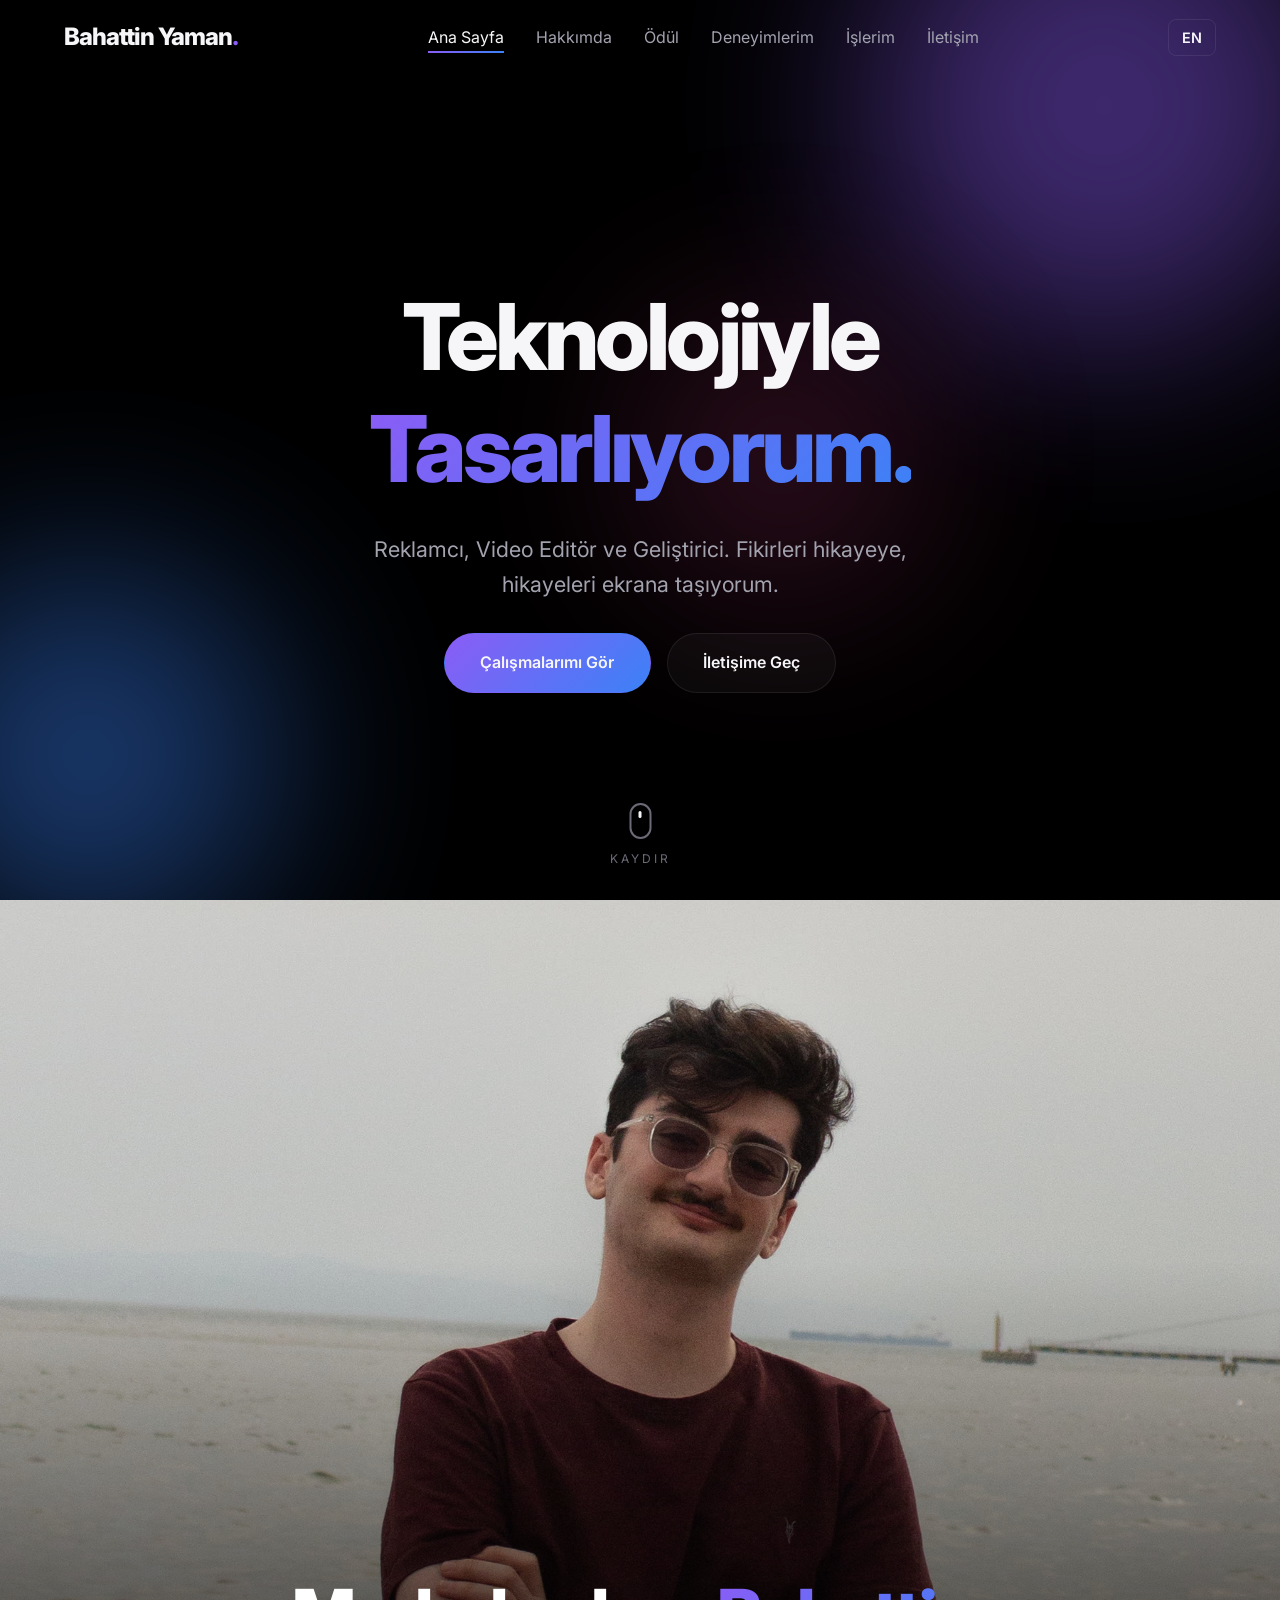
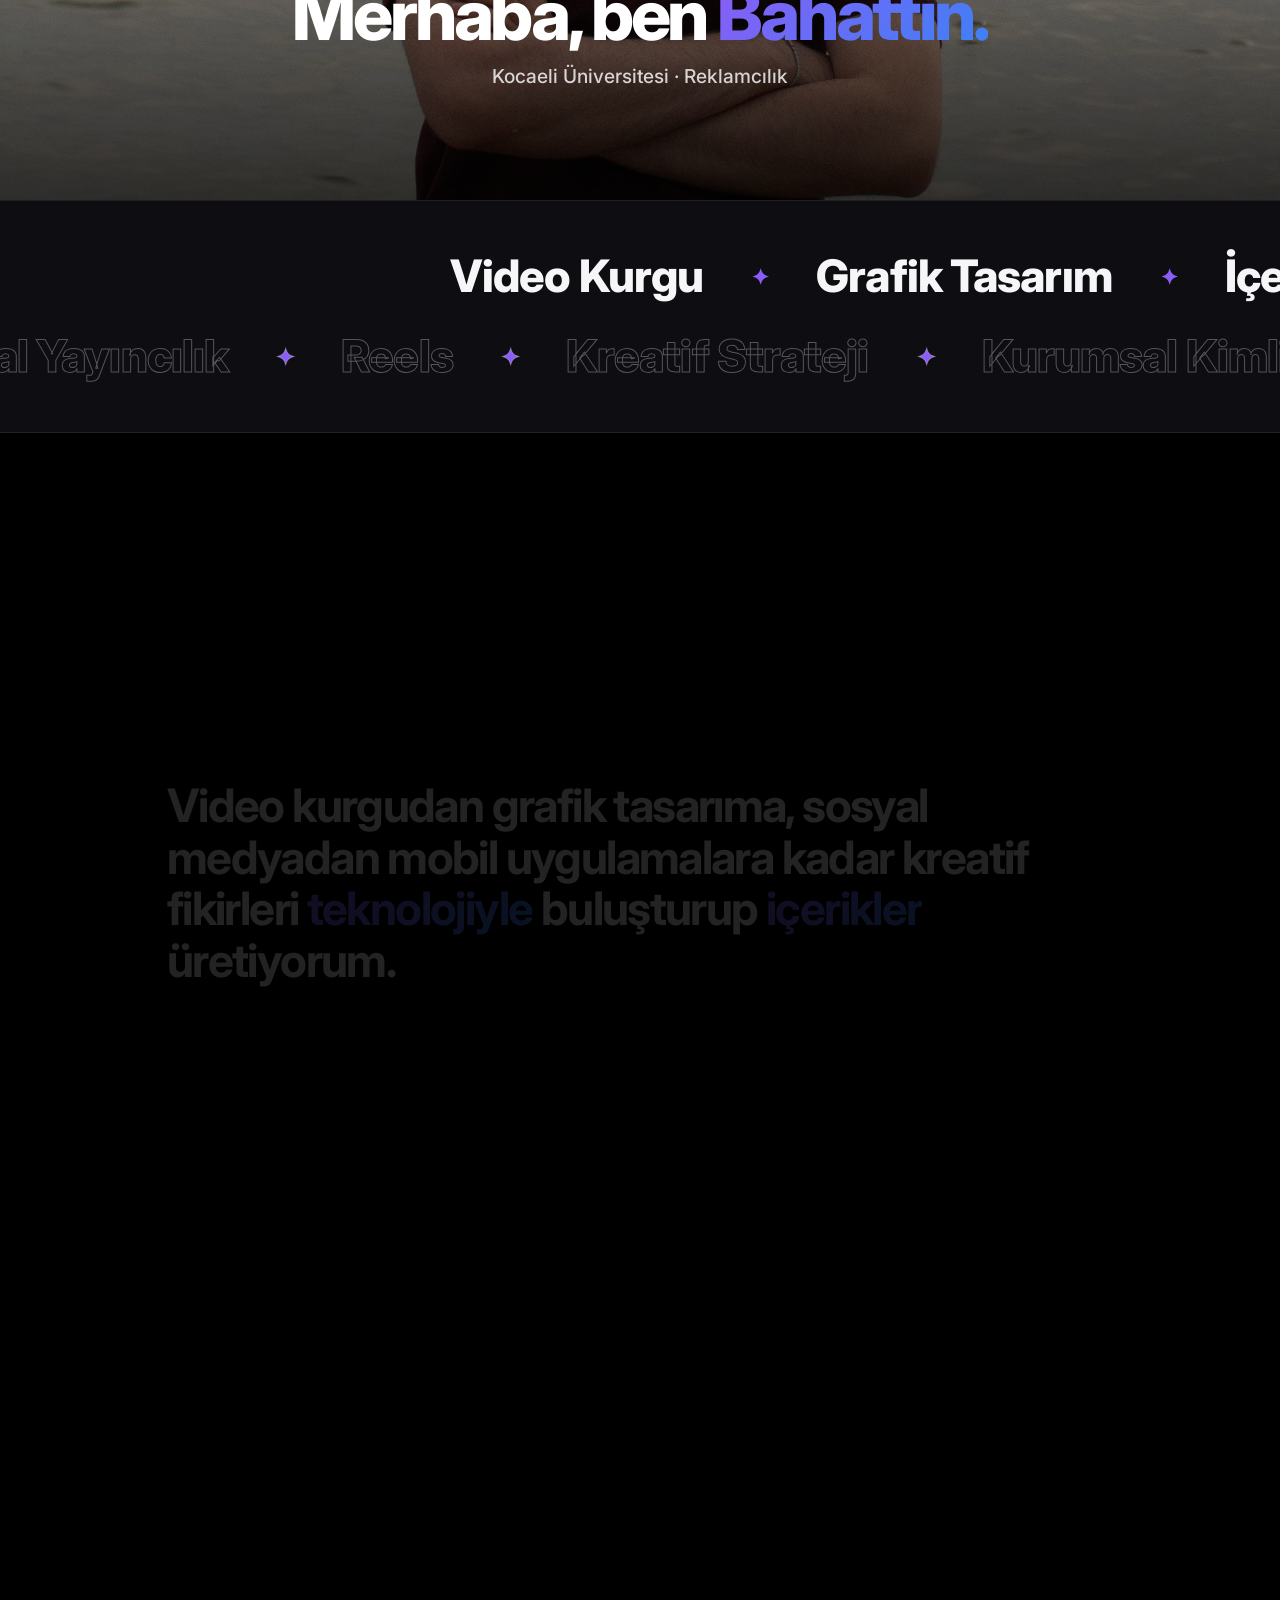
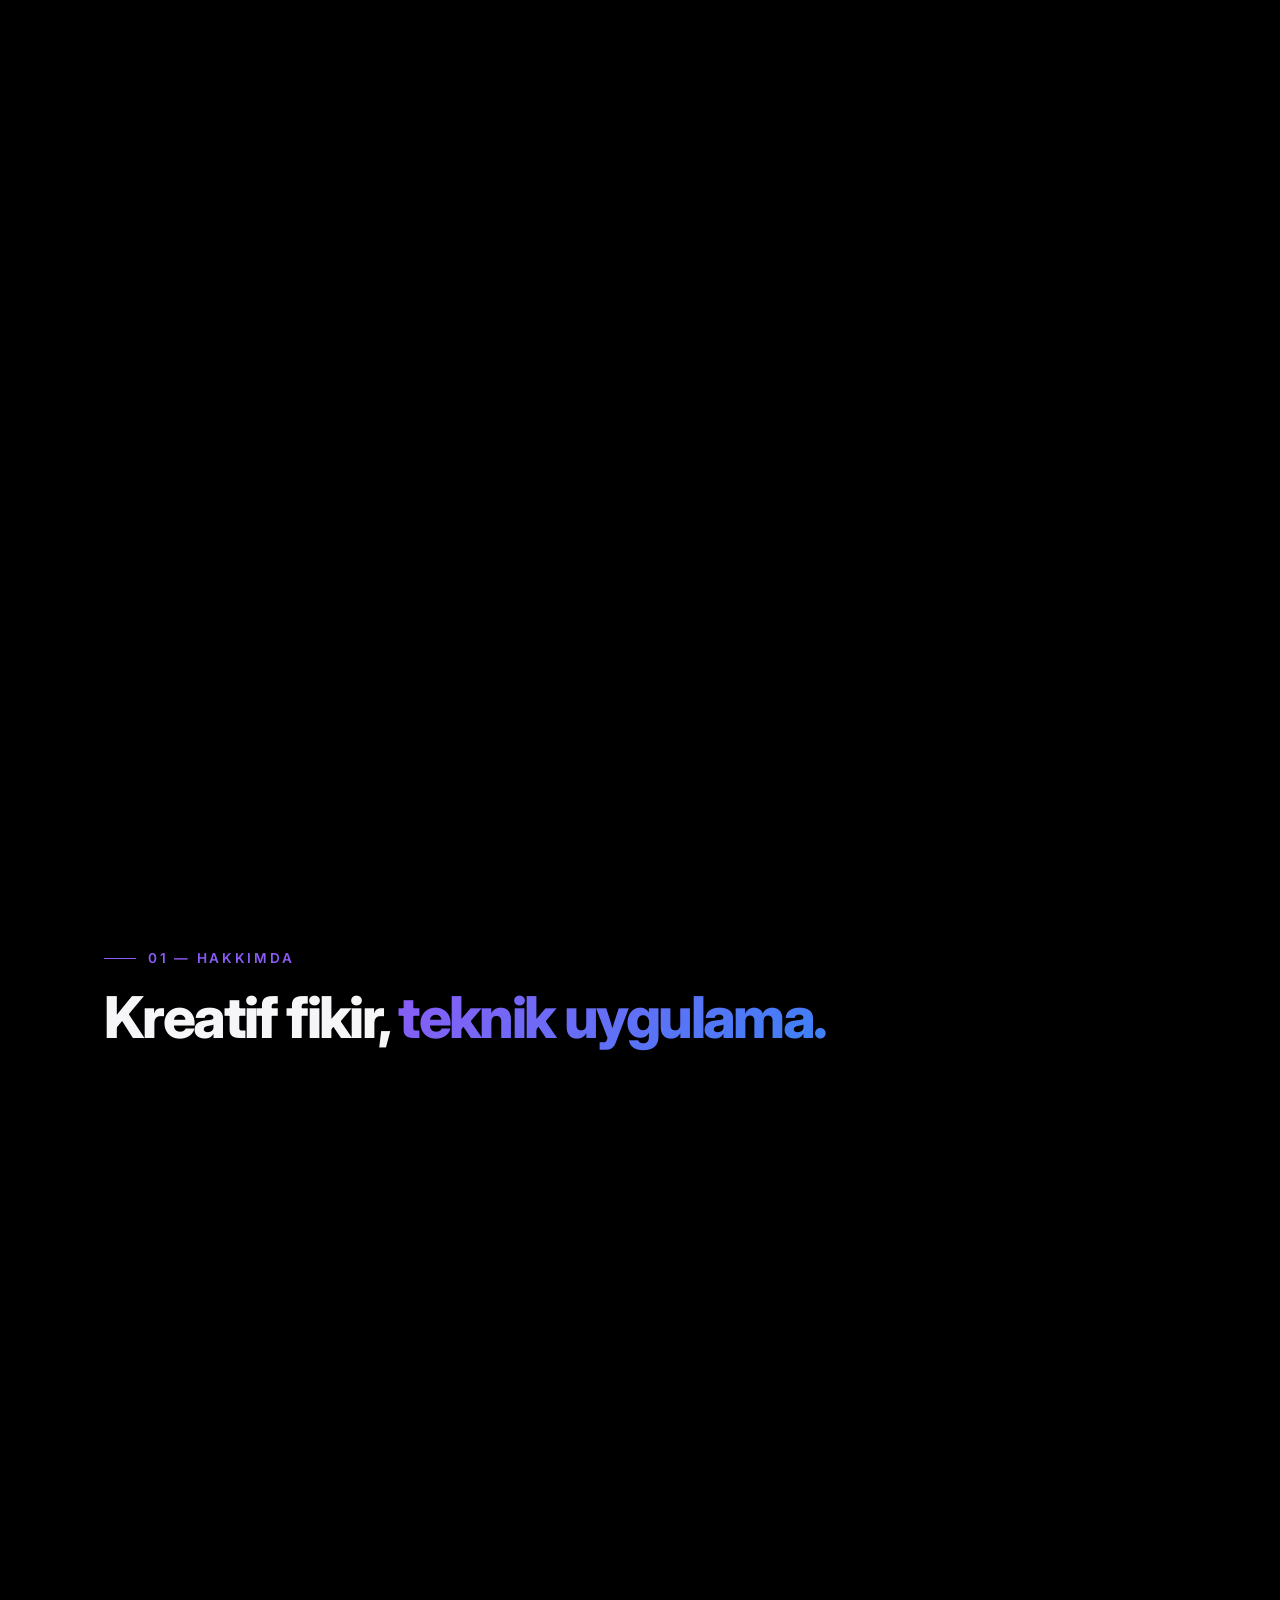
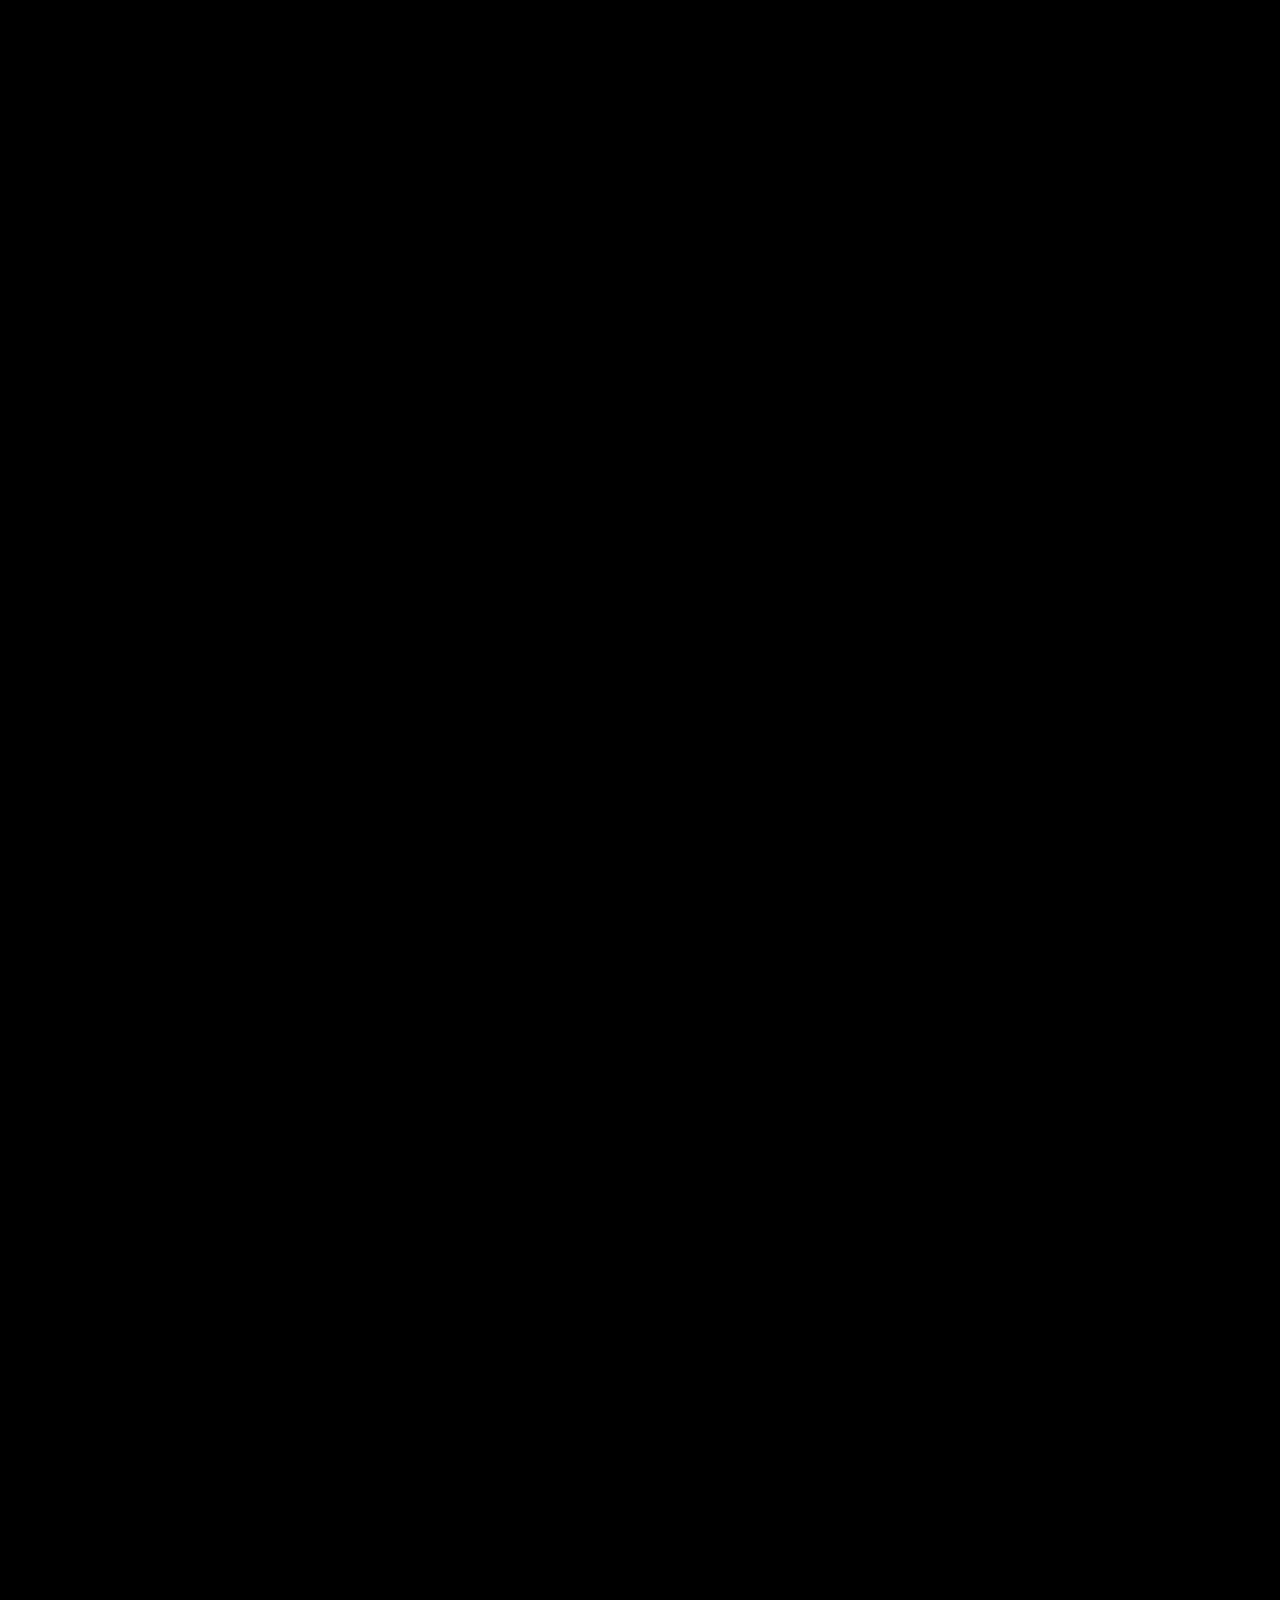
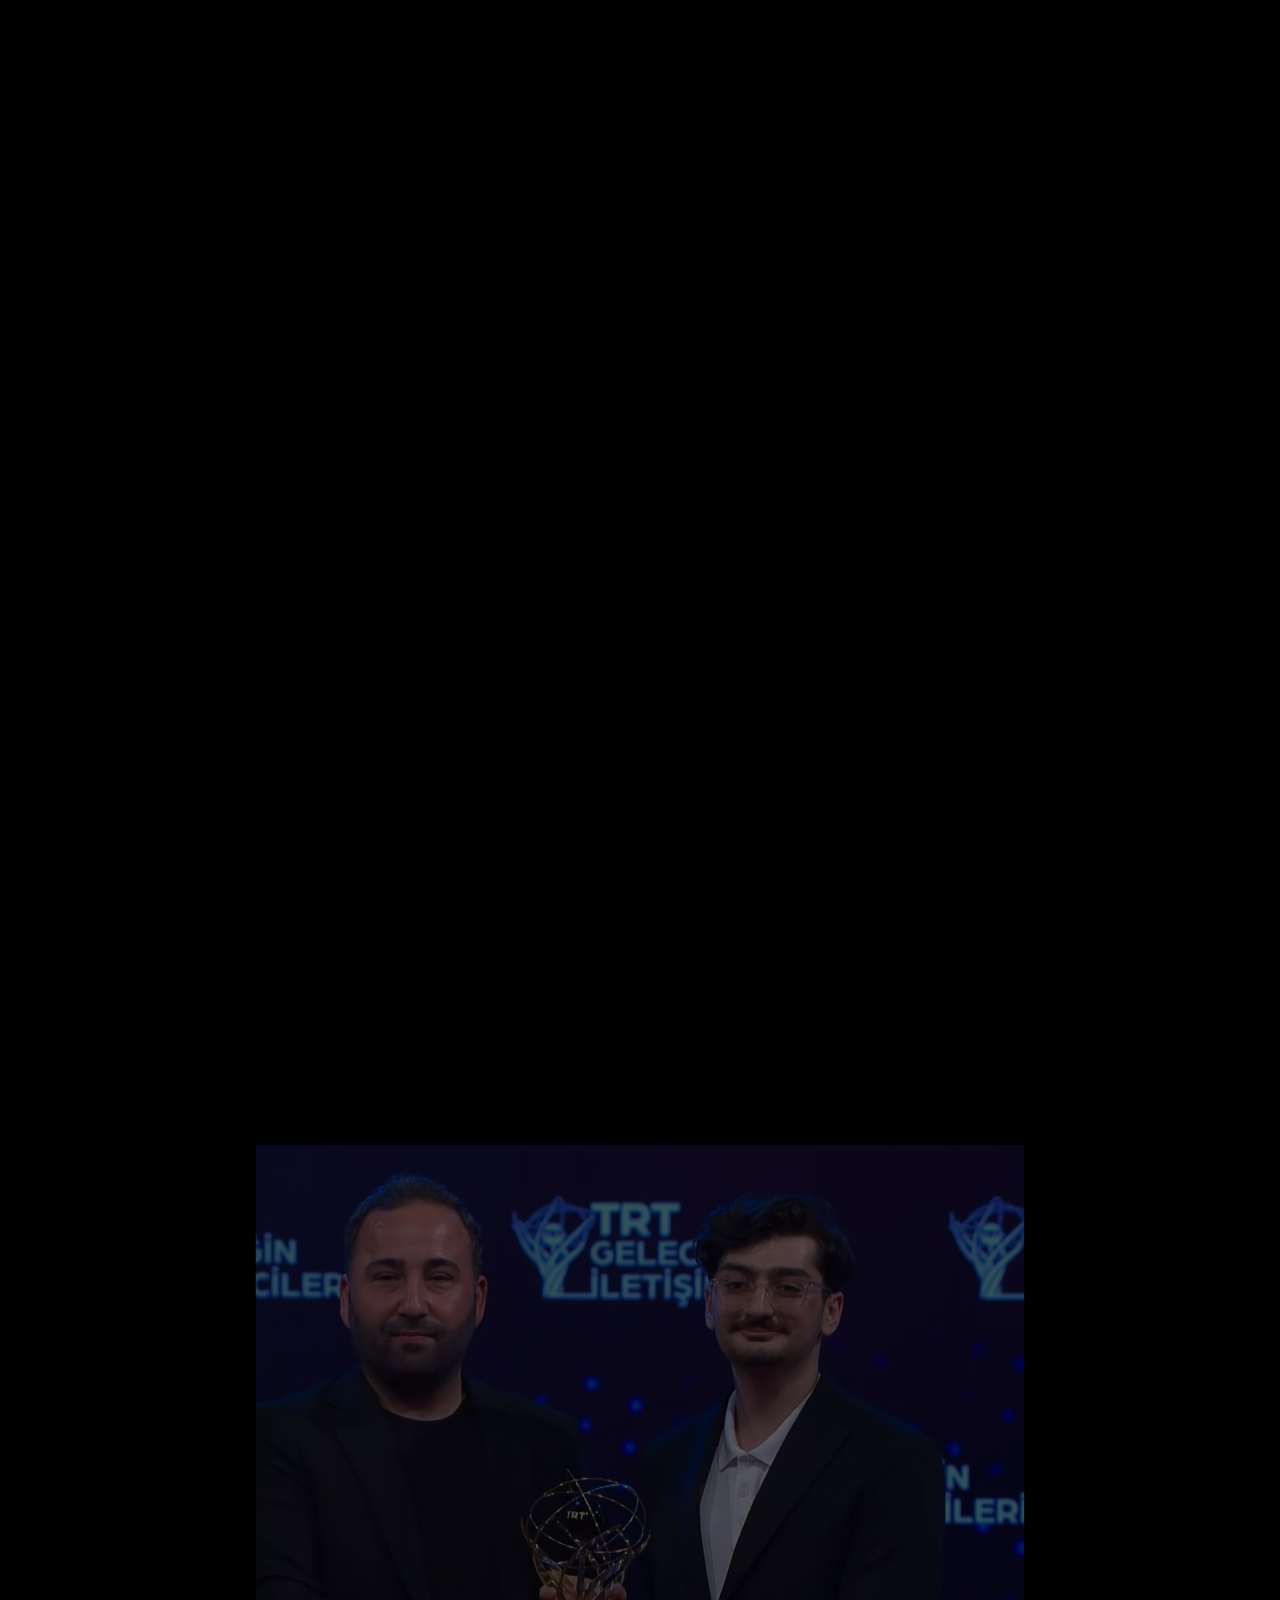
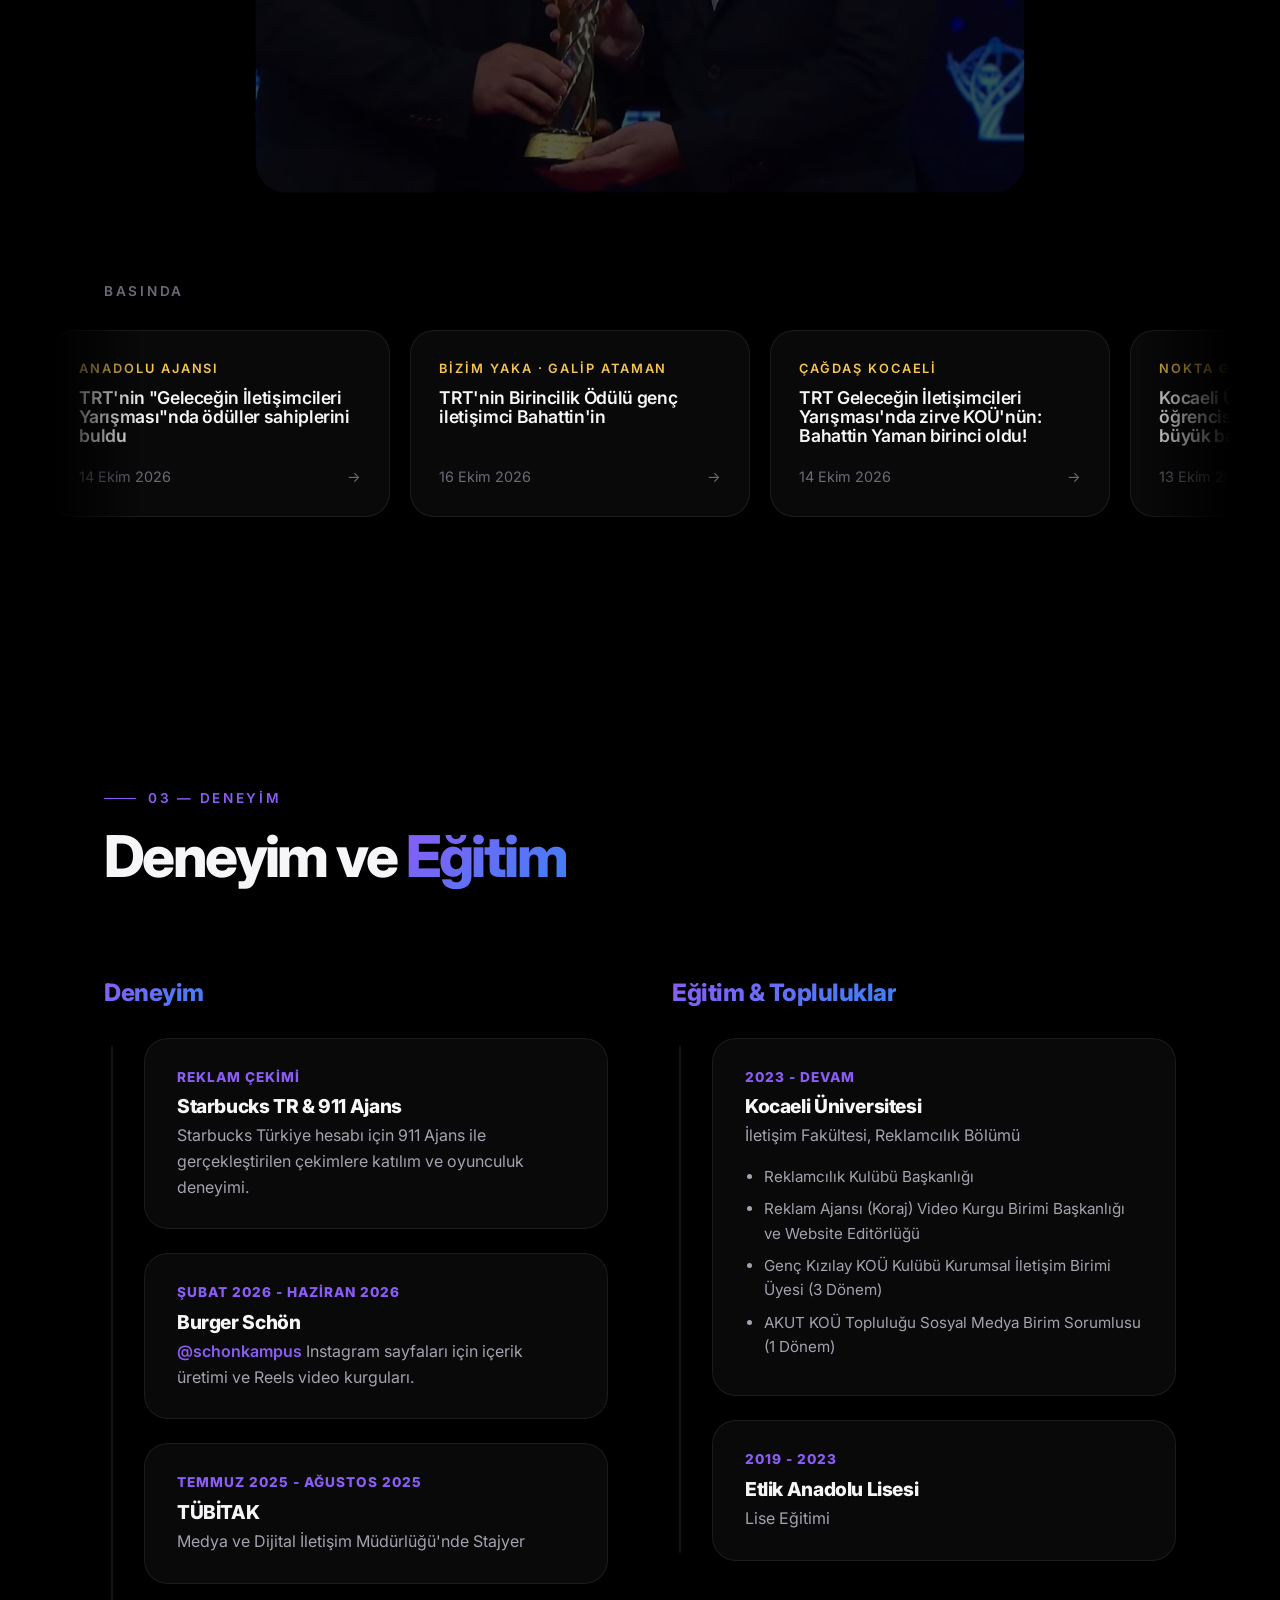
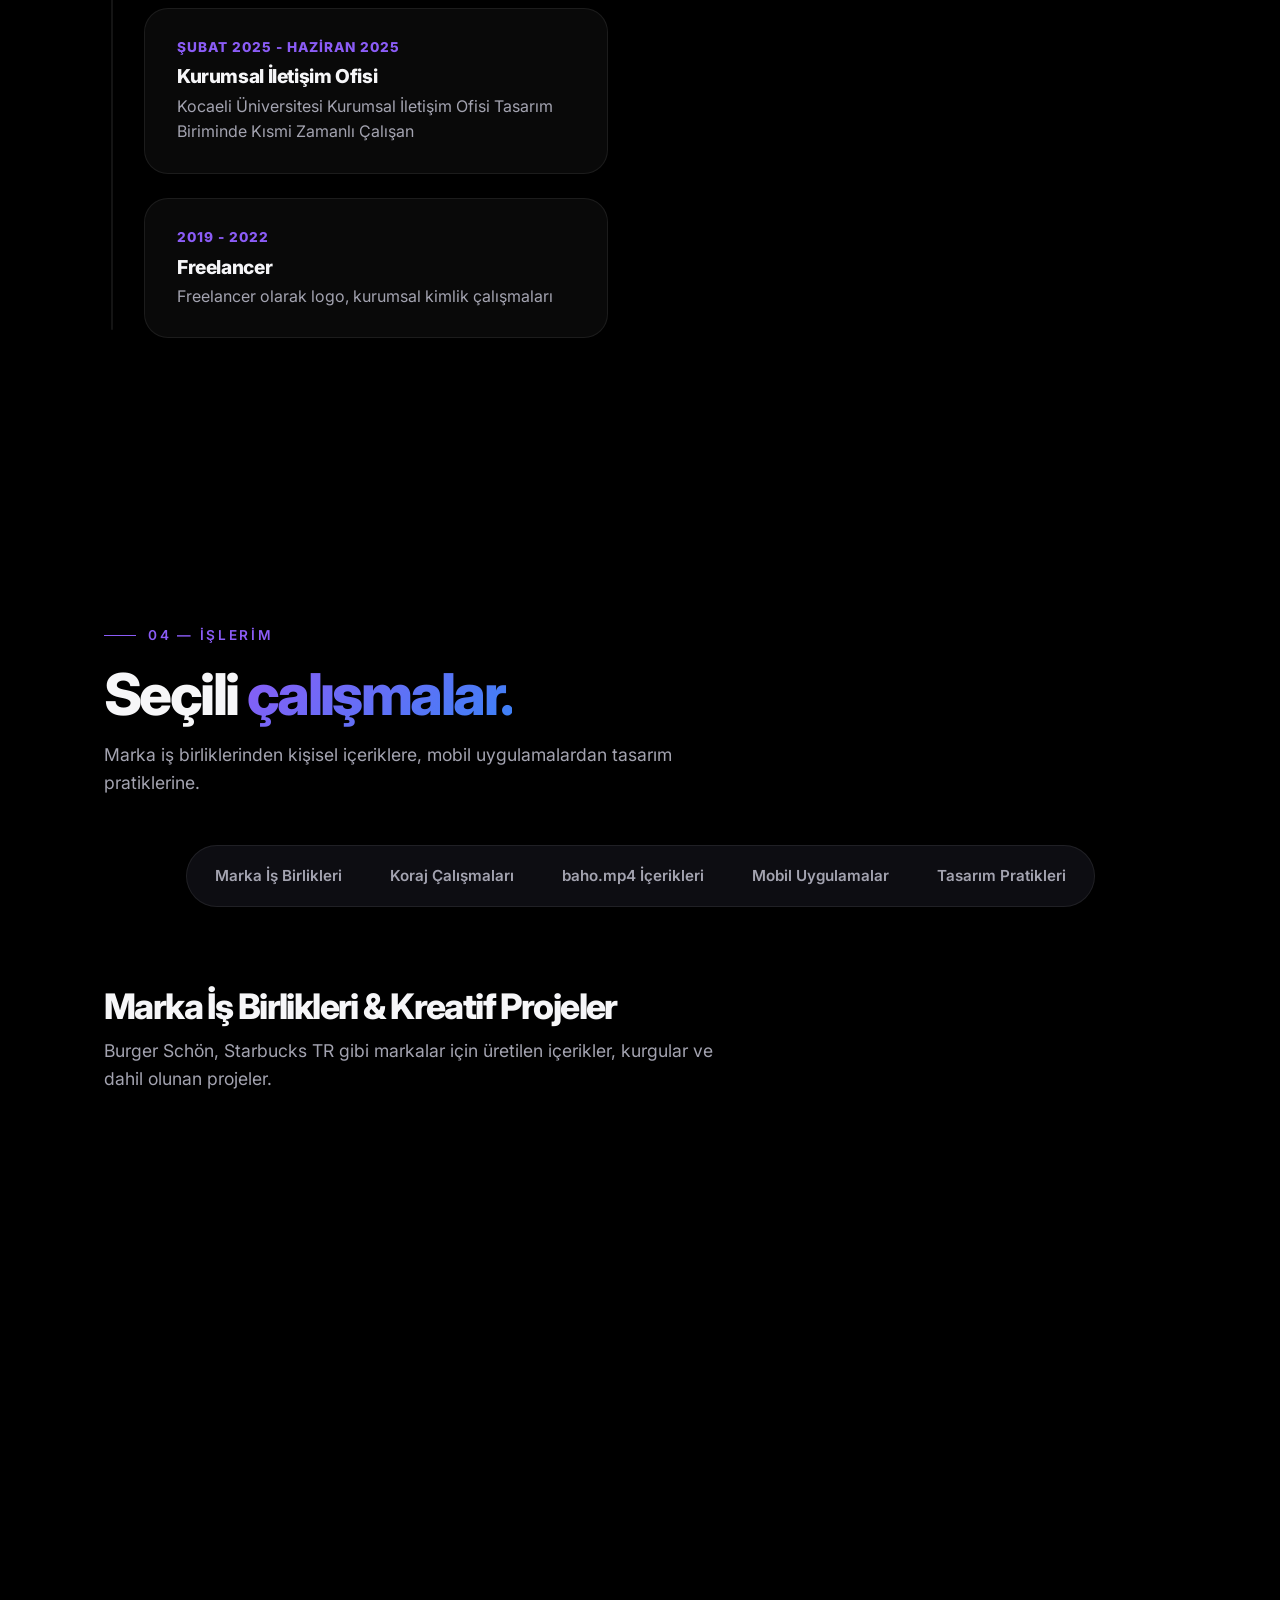
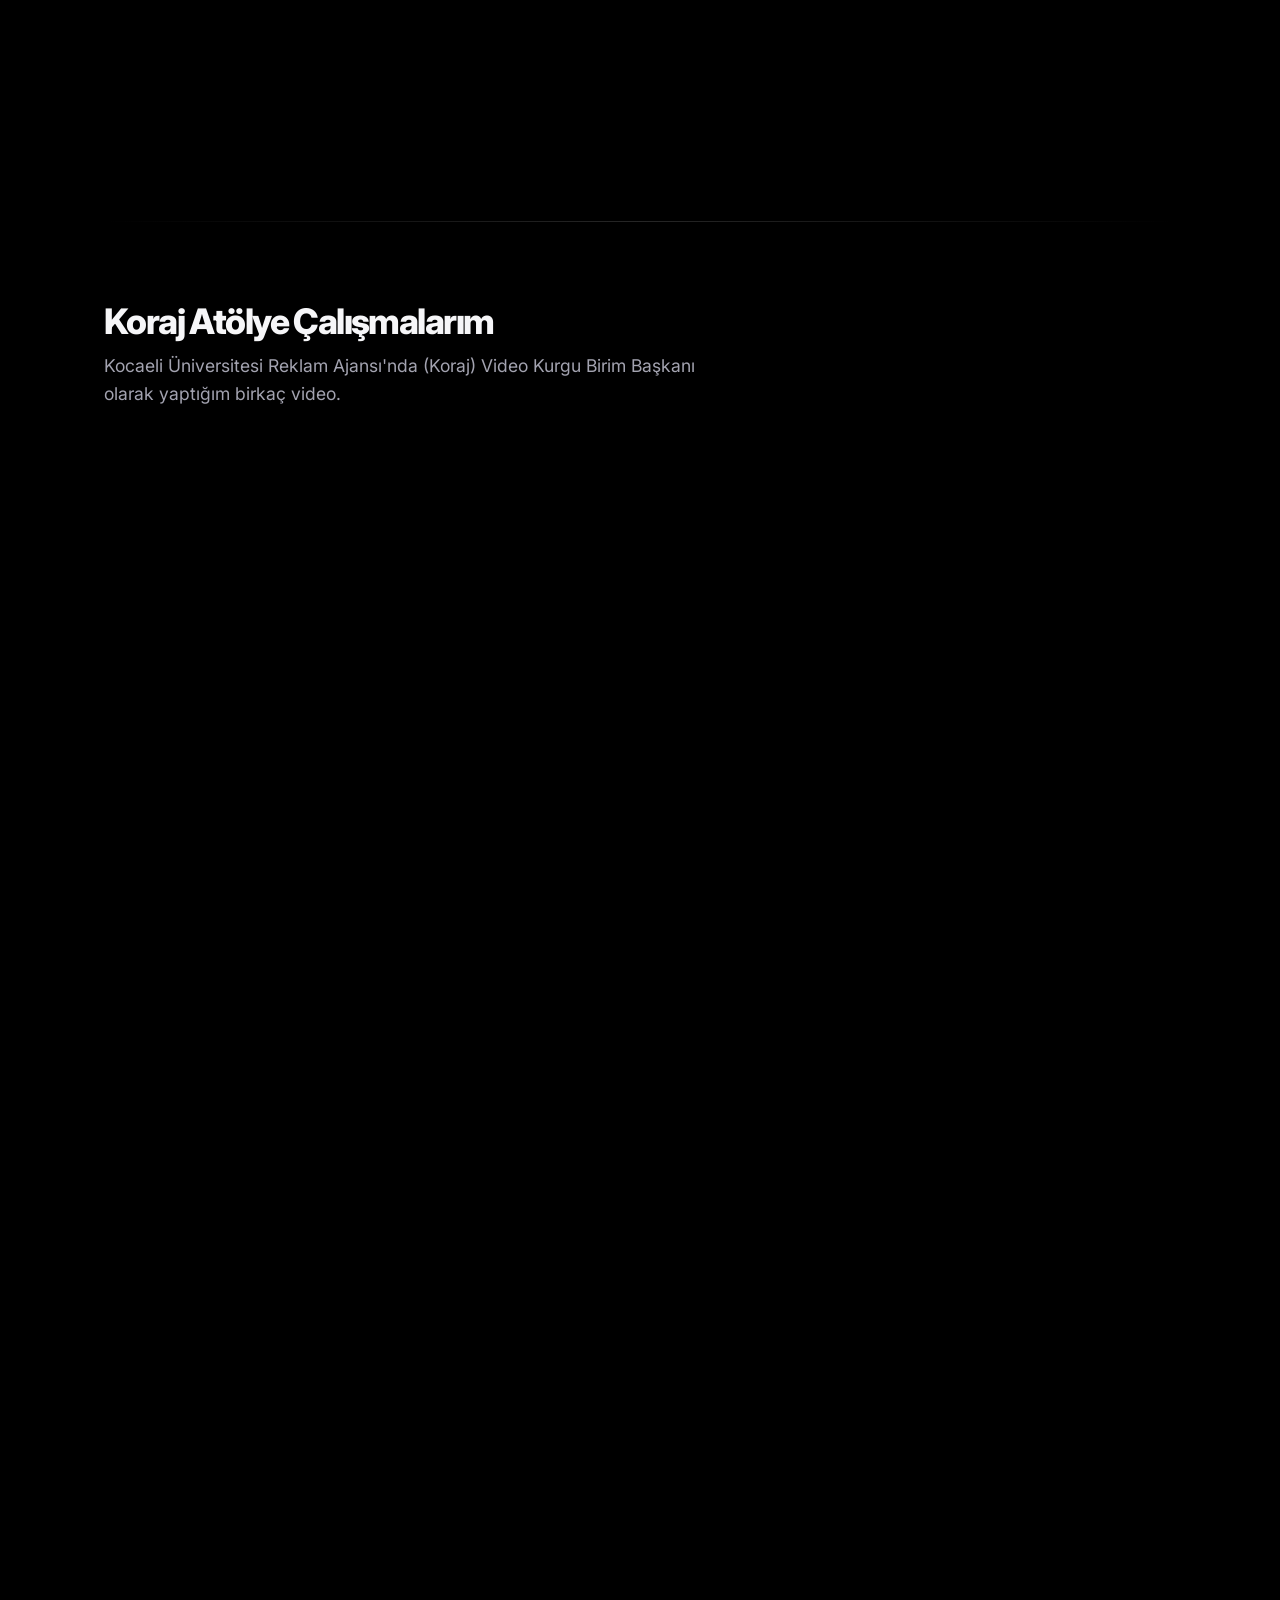
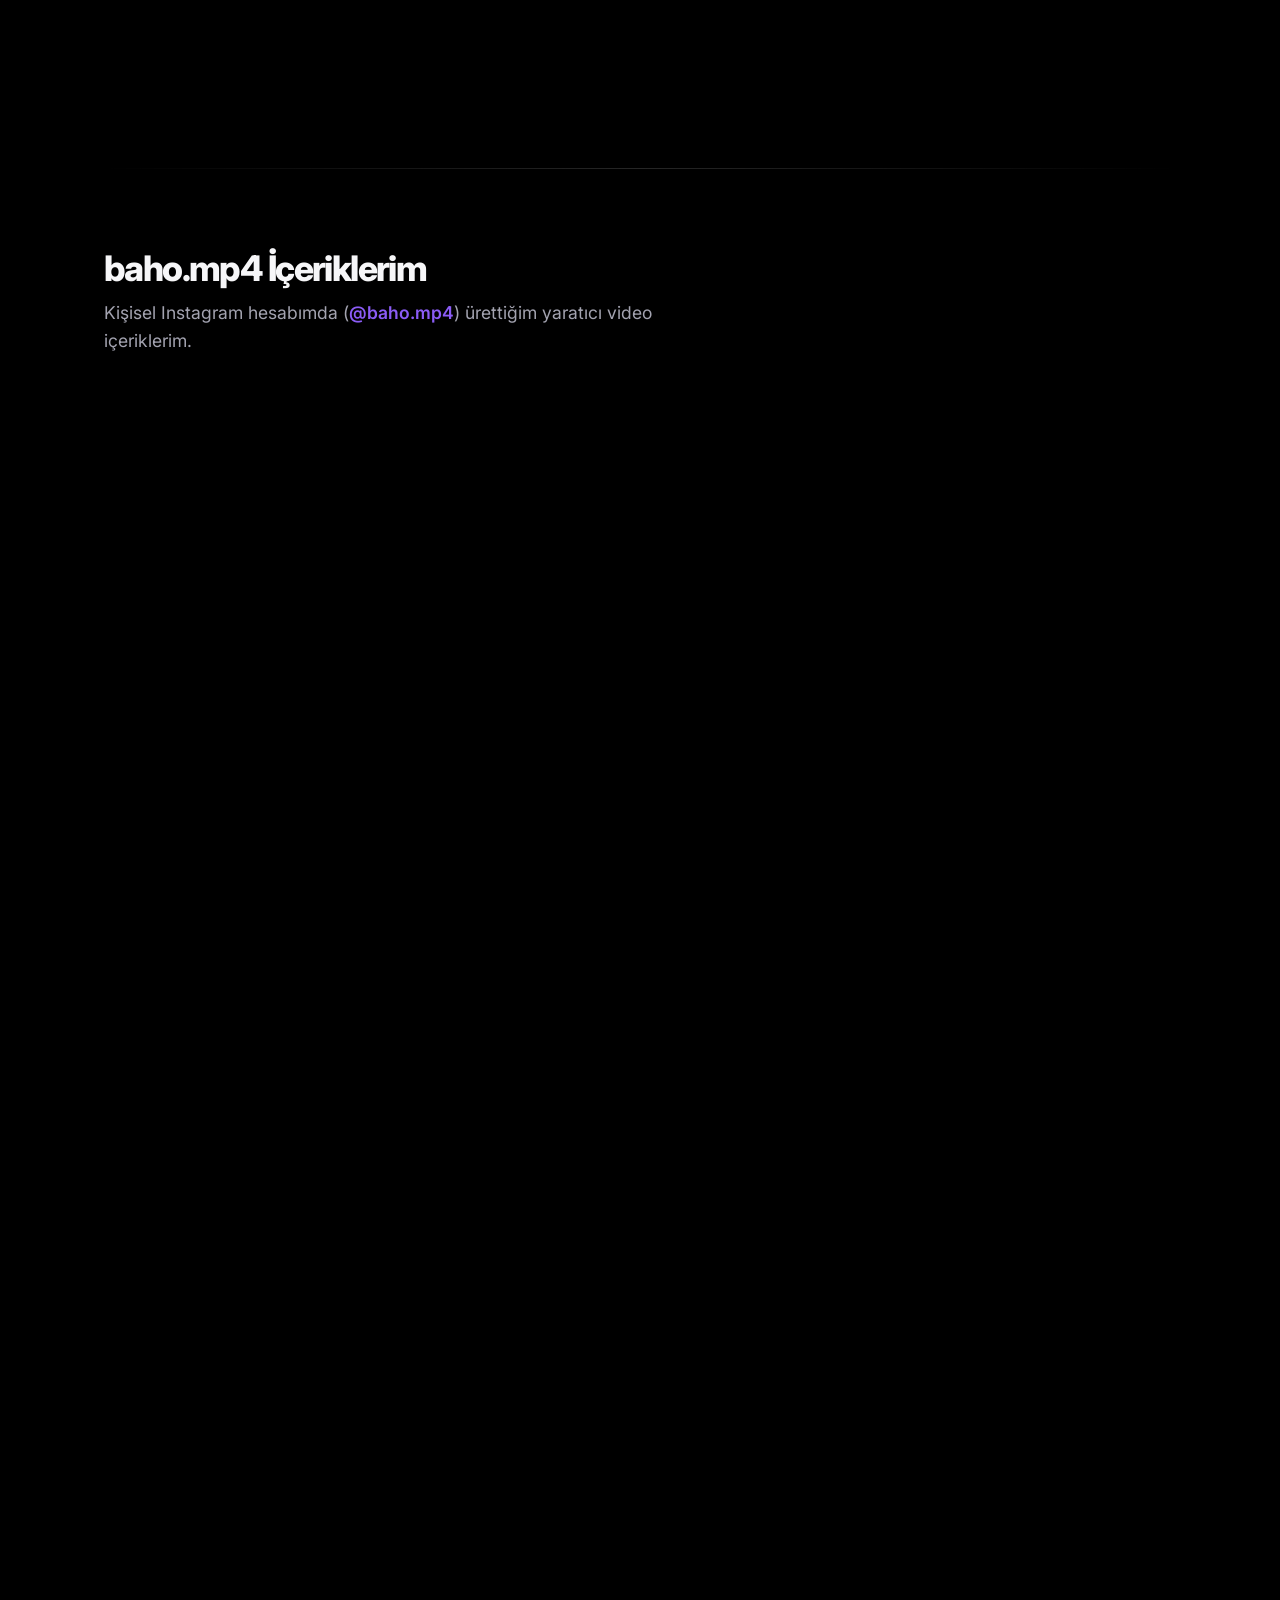
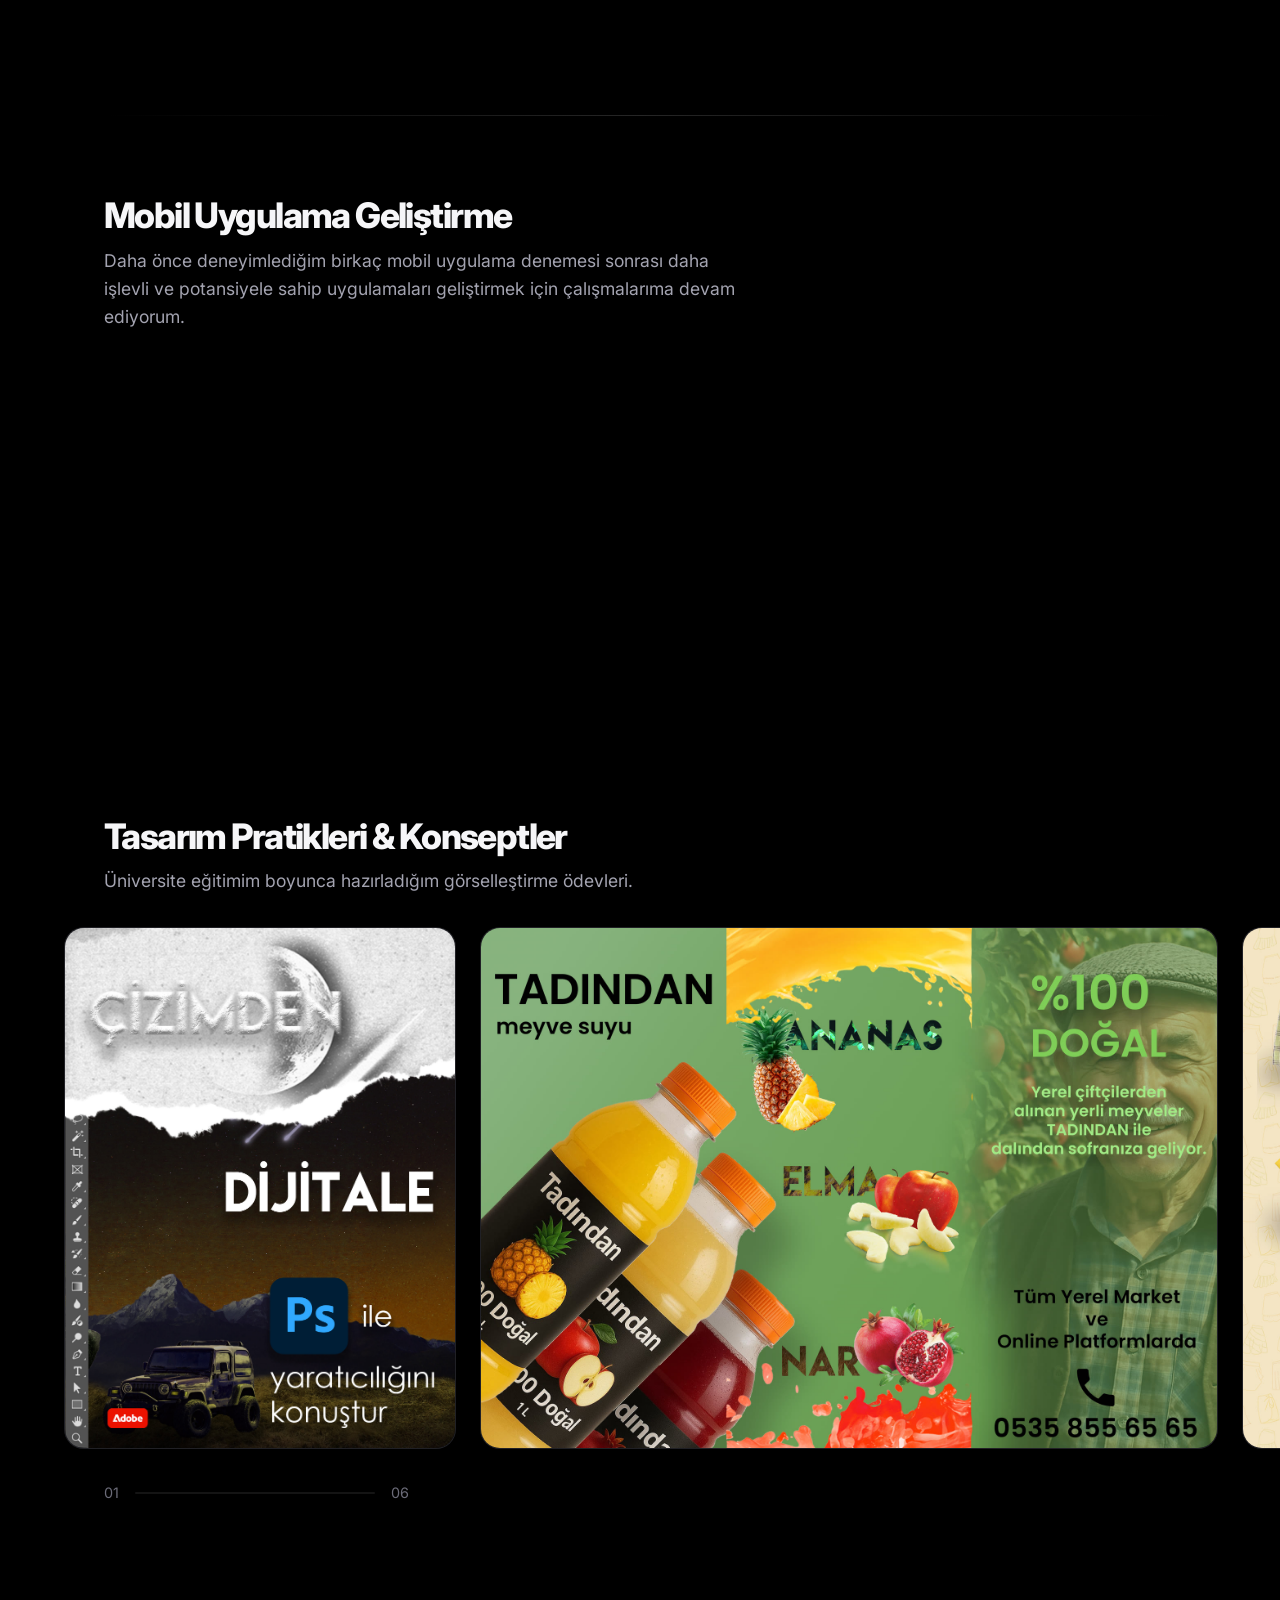
<file: index.html>
<!DOCTYPE html>
<html lang="tr">
<head>
    <meta charset="UTF-8">
    <meta name="viewport" content="width=device-width, initial-scale=1.0">
    <title>Bahattin Yaman | Portfolyo</title>
    <meta name="description" content="Bahattin Yaman — Reklamcı, video editör ve geliştirici. TRT Geleceğin İletişimcileri Yarışması Dijital Yayıncılık kategorisi birincisi.">
    <link rel="icon" href="data:image/svg+xml,<svg xmlns='http://www.w3.org/2000/svg' viewBox='0 0 100 100'><rect width='100' height='100' rx='24' fill='%238b5cf6'/><text x='50' y='68' font-size='56' font-family='Arial' font-weight='bold' text-anchor='middle' fill='white'>B</text></svg>">
    <link rel="alternate" hreflang="en" href="index-en.html">
    <link rel="preconnect" href="https://fonts.googleapis.com">
    <link rel="preconnect" href="https://fonts.gstatic.com" crossorigin>
    <link href="https://fonts.googleapis.com/css2?family=Inter:wght@400;500;600;700;800&display=swap" rel="stylesheet">
    <link rel="stylesheet" href="style.css">
</head>
<body>

    <div class="scroll-progress"></div>

    <nav>
        <a href="#hero" class="logo">Bahattin Yaman<span>.</span></a>
        <ul class="nav-links">
            <li><a href="#hero">Ana Sayfa</a></li>
            <li><a href="#about">Hakkımda</a></li>
            <li><a href="#award">Ödül</a></li>
            <li><a href="#experience">Deneyimlerim</a></li>
            <li><a href="#portfolio">İşlerim</a></li>
            <li><a href="#contact">İletişim</a></li>
        </ul>
        <div class="nav-right">
            <a href="index-en.html" class="lang-btn" lang="en">EN</a>
            <button class="menu-toggle" aria-label="Menüyü aç/kapat" aria-expanded="false">
                <span></span><span></span><span></span>
            </button>
        </div>
    </nav>

    <section id="hero">
        <div class="hero-shapes">
            <div class="shape shape-1" data-speed="0.12"></div>
            <div class="shape shape-2" data-speed="0.06"></div>
            <div class="shape shape-3" data-speed="-0.05"></div>
        </div>
        <div class="hero-content">
            <h1>
                <span class="split-line"><span>Teknolojiyle</span></span>
                <span class="split-line"><span class="highlight">Tasarlıyorum.</span></span>
            </h1>
            <p data-reveal="up" style="--delay: 0.3s">Reklamcı, Video Editör ve Geliştirici. Fikirleri hikayeye, hikayeleri ekrana taşıyorum.</p>
            <div class="cta-row" data-reveal="up" style="--delay: 0.45s">
                <a href="#portfolio" class="cta-button primary">Çalışmalarımı Gör</a>
                <a href="#contact" class="cta-button">İletişime Geç</a>
            </div>
        </div>
        <a href="#about" class="scroll-hint" aria-label="Aşağı kaydır">
            <span class="mouse"></span>
            Kaydır
        </a>
    </section>

    <section class="hero-photo" aria-label="Bahattin Yaman">
        <img src="gorseller/web/profil-xl.jpg" alt="Bahattin Yaman" width="1800" height="1718">
        <div class="hero-caption">
            <h2>Merhaba, ben <span class="highlight">Bahattin.</span></h2>
            <p>Kocaeli Üniversitesi · Reklamcılık</p>
        </div>
    </section>

    <div class="marquee" aria-hidden="true">
        <div class="marquee-row" data-direction="left">
            <span>Video Kurgu</span><span>Grafik Tasarım</span><span>İçerik Üretimi</span><span>Mobil Uygulama</span><span>Sosyal Medya</span>
            <span>Video Kurgu</span><span>Grafik Tasarım</span><span>İçerik Üretimi</span><span>Mobil Uygulama</span><span>Sosyal Medya</span>
            <span>Video Kurgu</span><span>Grafik Tasarım</span><span>İçerik Üretimi</span><span>Mobil Uygulama</span><span>Sosyal Medya</span>
        </div>
        <div class="marquee-row outline" data-direction="right">
            <span>Reklamcılık</span><span>Dijital Yayıncılık</span><span>Reels</span><span>Kreatif Strateji</span><span>Kurumsal Kimlik</span>
            <span>Reklamcılık</span><span>Dijital Yayıncılık</span><span>Reels</span><span>Kreatif Strateji</span><span>Kurumsal Kimlik</span>
            <span>Reklamcılık</span><span>Dijital Yayıncılık</span><span>Reels</span><span>Kreatif Strateji</span><span>Kurumsal Kimlik</span>
        </div>
    </div>

    <section class="statement pin" style="--pin-h: 220vh" aria-label="Kısaca ben">
        <div class="pin-stage">
            <p class="statement-text" data-accent="teknolojiyle,içerikler">Video kurgudan grafik tasarıma, sosyal medyadan mobil uygulamalara kadar kreatif fikirleri teknolojiyle buluşturup içerikler üretiyorum.</p>
        </div>
    </section>

    <section id="about">
        <div class="section-container">
            <div class="section-label" data-reveal="left">01 — Hakkımda</div>
            <h2 class="reveal-heading"><span>Kreatif fikir, <span class="highlight">teknik uygulama.</span></span></h2>
            <div class="about-grid">
                <div class="about-text glass-card" data-scrub="rise">
                    <h3>Reklamcı, Video Editör & Geliştirici</h3>
                    <p>Merhaba! Ben Bahattin Yaman, Kocaeli Üniversitesi İletişim Fakültesi Reklamcılık Bölümü 4. sınıf öğrencisiyim. Video kurgudan mobil uygulama geliştirmeye kadar geniş bir yelpazede teknoloji ve tasarımı kullanan bir içerik üreticisiyim. Eğitimim süresince kreatif süreçlerin hem yönetim hem de uygulama aşamalarında aktif rol alıyorum. Gerek gönüllü kulüp çalışmaları gerekse okulumuzda yaptığımız iş birliklerinde üstlendiğim görevler ile teknik yetkinliklerimi ve edindiğim bu çok yönlü tecrübeleri işlerimde kullanmayı hedefliyorum.</p>
                    <div class="stats" data-stagger="0.12">
                        <div class="stat" data-reveal="up"><strong class="highlight">1</strong><span>Ödül</span></div>
                        <div class="stat" data-reveal="up"><strong class="highlight">7+</strong><span>Yıl tasarım deneyimi</span></div>
                        <div class="stat" data-reveal="up"><strong class="highlight">4</strong><span>Kulüp & topluluk görevi</span></div>
                    </div>
                </div>
                <div class="skills glass-card" data-scrub="rise">
                    <h3>Yetenekler</h3>
                    <div class="skill-tags" data-stagger="0.06">
                        <span data-reveal="scale">Video Kurgu</span>
                        <span data-reveal="scale">Grafik Tasarım</span>
                        <span data-reveal="scale">Sosyal Medya Yönetimi</span>
                        <span data-reveal="scale">Mobil Uygulama Geliştirme</span>
                        <span data-reveal="scale">İçerik Üretimi</span>
                        <span data-reveal="scale">Adobe Premiere Pro</span>
                        <span data-reveal="scale">Adobe Photoshop</span>
                        <span data-reveal="scale">Adobe After Effects</span>
                    </div>
                </div>
            </div>
        </div>
    </section>

    <section id="award-scene" class="pin" style="--pin-h: 280vh">
        <div id="award" class="pin-anchor" style="top: 155vh"></div>
        <div class="pin-stage">
            <div class="award-glow"></div>
            <div class="award-stage">
                <div class="section-label award-label">02 — Ödül</div>
                <div class="award-rank">1.</div>
                <div class="award-seq">
                    <span class="award-place">Birincilik</span>
                    <h3>TRT Geleceğin İletişimcileri Yarışması</h3>
                    <span class="award-category">Dijital Yayıncılık · Sosyal Medya Yönetimi · 2026</span>
                    <p>Sosyal medya yönetimi alanında hazırladığım <strong>Dakikada KPSS</strong> Instagram hesabı projemle, TRT'nin düzenlediği yarışmanın Dijital Yayıncılık kategorisinde <strong>birinciliğe</strong> layık görüldüm.</p>
                    <div><a href="https://www.instagram.com/dakikadakpss/" target="_blank" rel="noopener" class="cta-button gold">@dakikadakpss'i İncele →</a></div>
                </div>
            </div>
        </div>
    </section>

    <section id="press">
        <div class="section-container">
            <figure class="award-photo" data-scrub="expand">
                <img src="gorseller/web/odul-toreni.jpg" alt="Bahattin Yaman, TRT Geleceğin İletişimcileri ödül töreninde birincilik ödülünü alırken" width="1657" height="945" loading="lazy">
                <figcaption>Ödülümü seçici kurul üyesi Kaan Gülten'den aldım · TRT Geleceğin İletişimcileri ödül töreni, Ankara</figcaption>
            </figure>

            <div class="press-title" data-reveal="up">Basında</div>
            <div class="press-marquee" data-reveal="up">
                <div class="press-track">
                    <a href="https://www.aa.com.tr/tr/gundem/trtnin-gelecegin-iletisimcileri-yarismasinda-oduller-sahiplerini-buldu/4087899" target="_blank" rel="noopener" class="press-card glass-card">
                        <span class="press-source">Anadolu Ajansı</span>
                        <h4>TRT'nin "Geleceğin İletişimcileri Yarışması"nda ödüller sahiplerini buldu</h4>
                        <div class="press-meta"><span>14 Ekim 2026</span><span class="arrow">→</span></div>
                    </a>
                    <a href="https://www.bizimyaka.com/makale/28996640/galip-ataman/trtnin-birincilik-odulu-genc-iletisimci-bahattinin" target="_blank" rel="noopener" class="press-card glass-card">
                        <span class="press-source">Bizim Yaka · Galip Ataman</span>
                        <h4>TRT'nin Birincilik Ödülü genç iletişimci Bahattin'in</h4>
                        <div class="press-meta"><span>16 Ekim 2026</span><span class="arrow">→</span></div>
                    </a>
                    <a href="https://www.cagdaskocaeli.com.tr/haber/28979223/trt-gelecegin-iletisimcileri-yarismasinda-zirve-kounun-bahattin-yaman-birinci-oldu" target="_blank" rel="noopener" class="press-card glass-card">
                        <span class="press-source">Çağdaş Kocaeli</span>
                        <h4>TRT Geleceğin İletişimcileri Yarışması'nda zirve KOÜ'nün: Bahattin Yaman birinci oldu!</h4>
                        <div class="press-meta"><span>14 Ekim 2026</span><span class="arrow">→</span></div>
                    </a>
                    <a href="https://www.noktagazetesi.com.tr/kocaeli-gundem-haberleri/kocaeli-universitesi-ogrencisinden-trt-yarismasinda-buyuk-basari-389069" target="_blank" rel="noopener" class="press-card glass-card">
                        <span class="press-source">Nokta Gazetesi</span>
                        <h4>Kocaeli Üniversitesi öğrencisinden TRT yarışmasında büyük başarı</h4>
                        <div class="press-meta"><span>13 Ekim 2026</span><span class="arrow">→</span></div>
                    </a>
                </div>
            </div>
        </div>
    </section>

    <section id="experience">
        <div class="section-container">
            <div class="section-label" data-reveal="left">03 — Deneyim</div>
            <h2 class="reveal-heading"><span>Deneyim ve <span class="highlight">Eğitim</span></span></h2>
            <p class="subtitle" data-reveal="up">Kariyer yolculuğum ve akademik geçmişim.</p>

            <div class="timeline-grid">
                <!-- Deneyim Sütunu -->
                <div class="timeline-column">
                    <h3 data-reveal="up"><span class="highlight">Deneyim</span></h3>
                    <div class="timeline">
                        <div class="timeline-fill"></div>

                        <div class="timeline-item glass-card" data-reveal="left">
                            <div class="timeline-date">Reklam Çekimi</div>
                            <div class="timeline-content">
                                <h4>Starbucks TR & 911 Ajans</h4>
                                <p>Starbucks Türkiye hesabı için 911 Ajans ile gerçekleştirilen çekimlere katılım ve oyunculuk deneyimi.</p>
                            </div>
                        </div>

                        <div class="timeline-item glass-card" data-reveal="left">
                            <div class="timeline-date">Şubat 2026 - Haziran 2026</div>
                            <div class="timeline-content">
                                <h4>Burger Schön</h4>
                                <p><a href="https://www.instagram.com/schonkampus/" target="_blank" rel="noopener" class="inline-link">@schonkampus</a> Instagram sayfaları için içerik üretimi ve Reels video kurguları.</p>
                            </div>
                        </div>

                        <div class="timeline-item glass-card" data-reveal="left">
                            <div class="timeline-date">Temmuz 2025 - Ağustos 2025</div>
                            <div class="timeline-content">
                                <h4>TÜBİTAK</h4>
                                <p>Medya ve Dijital İletişim Müdürlüğü'nde Stajyer</p>
                            </div>
                        </div>

                        <div class="timeline-item glass-card" data-reveal="left">
                            <div class="timeline-date">Şubat 2025 - Haziran 2025</div>
                            <div class="timeline-content">
                                <h4>Kurumsal İletişim Ofisi</h4>
                                <p>Kocaeli Üniversitesi Kurumsal İletişim Ofisi Tasarım Biriminde Kısmi Zamanlı Çalışan</p>
                            </div>
                        </div>

                        <div class="timeline-item glass-card" data-reveal="left">
                            <div class="timeline-date">2019 - 2022</div>
                            <div class="timeline-content">
                                <h4>Freelancer</h4>
                                <p>Freelancer olarak logo, kurumsal kimlik çalışmaları</p>
                            </div>
                        </div>
                    </div>
                </div>

                <!-- Eğitim Sütunu -->
                <div class="timeline-column">
                    <h3 data-reveal="up"><span class="highlight">Eğitim & Topluluklar</span></h3>
                    <div class="timeline">
                        <div class="timeline-fill"></div>

                        <div class="timeline-item glass-card" data-reveal="right">
                            <div class="timeline-date">2023 - Devam</div>
                            <div class="timeline-content">
                                <h4>Kocaeli Üniversitesi</h4>
                                <p>İletişim Fakültesi, Reklamcılık Bölümü</p>
                                <ul class="timeline-list">
                                    <li>Reklamcılık Kulübü Başkanlığı</li>
                                    <li>Reklam Ajansı (Koraj) Video Kurgu Birimi Başkanlığı ve Website Editörlüğü</li>
                                    <li>Genç Kızılay KOÜ Kulübü Kurumsal İletişim Birimi Üyesi (3 Dönem)</li>
                                    <li>AKUT KOÜ Topluluğu Sosyal Medya Birim Sorumlusu (1 Dönem)</li>
                                </ul>
                            </div>
                        </div>

                        <div class="timeline-item glass-card" data-reveal="right">
                            <div class="timeline-date">2019 - 2023</div>
                            <div class="timeline-content">
                                <h4>Etlik Anadolu Lisesi</h4>
                                <p>Lise Eğitimi</p>
                            </div>
                        </div>
                    </div>
                </div>
            </div>
        </div>
    </section>

    <section id="portfolio">
        <div class="section-container">
            <div class="portfolio-head">
                <div class="section-label" data-reveal="left">04 — İşlerim</div>
                <h2 class="reveal-heading"><span>Seçili <span class="highlight">çalışmalar.</span></span></h2>
                <p class="subtitle" data-reveal="up">Marka iş birliklerinden kişisel içeriklere, mobil uygulamalardan tasarım pratiklerine.</p>
            </div>

            <!-- Alt Menü -->
            <div class="portfolio-nav" data-reveal="up">
                <a href="#marka" class="nav-btn">Marka İş Birlikleri</a>
                <a href="#koraj" class="nav-btn">Koraj Çalışmaları</a>
                <a href="#baho" class="nav-btn">baho.mp4 İçerikleri</a>
                <a href="#mobil" class="nav-btn">Mobil Uygulamalar</a>
                <a href="#pratik" class="nav-btn">Tasarım Pratikleri</a>
            </div>

            <!-- Marka İş Birlikleri & Projeler -->
            <div id="marka" class="portfolio-category">
                <h2 class="reveal-heading"><span>Marka İş Birlikleri & Kreatif Projeler</span></h2>
                <p class="subtitle" data-reveal="up">Burger Schön, Starbucks TR gibi markalar için üretilen içerikler, kurgular ve dahil olunan projeler.</p>
                <div class="video-grid" data-stagger="0.12">
                    <iframe class="ig-embed" data-scrub="rise" title="Instagram gönderisi" loading="lazy" src="https://www.instagram.com/p/DSc8pcOjOQ4/embed/" frameborder="0" scrolling="no" allowtransparency="true"></iframe>
                    <iframe class="ig-embed" data-scrub="rise" title="Instagram gönderisi" loading="lazy" src="https://www.instagram.com/p/DWosyIJjNVA/embed/" frameborder="0" scrolling="no" allowtransparency="true"></iframe>
                    <iframe class="ig-embed" data-scrub="rise" title="Instagram gönderisi" loading="lazy" src="https://www.instagram.com/reel/DMz-QQwNUcd/embed/" frameborder="0" scrolling="no" allowtransparency="true"></iframe>
                </div>
            </div>

            <div class="divider"></div>

            <!-- Koraj Atölye Çalışmaları -->
            <div id="koraj" class="portfolio-category">
                <h2 class="reveal-heading"><span>Koraj Atölye Çalışmalarım</span></h2>
                <p class="subtitle" data-reveal="up">Kocaeli Üniversitesi Reklam Ajansı'nda (Koraj) Video Kurgu Birim Başkanı olarak yaptığım birkaç video.</p>
                <div class="video-grid" data-stagger="0.12">
                    <iframe class="ig-embed" data-scrub="rise" title="Instagram gönderisi" loading="lazy" src="https://www.instagram.com/p/DJeEVzMM4oi/embed/" frameborder="0" scrolling="no" allowtransparency="true"></iframe>
                    <iframe class="ig-embed" data-scrub="rise" title="Instagram gönderisi" loading="lazy" src="https://www.instagram.com/p/DMvYpWDMexZ/embed/" frameborder="0" scrolling="no" allowtransparency="true"></iframe>
                    <iframe class="ig-embed" data-scrub="rise" title="Instagram gönderisi" loading="lazy" src="https://www.instagram.com/p/DQUkyUsDOHr/embed/" frameborder="0" scrolling="no" allowtransparency="true"></iframe>
                    <iframe class="ig-embed" data-scrub="rise" title="Instagram gönderisi" loading="lazy" src="https://www.instagram.com/p/DP9D6k-DK1r/embed/" frameborder="0" scrolling="no" allowtransparency="true"></iframe>
                </div>
            </div>

            <div class="divider"></div>

            <!-- baho.mp4 İçerikleri -->
            <div id="baho" class="portfolio-category">
                <h2 class="reveal-heading"><span>baho.mp4 İçeriklerim</span></h2>
                <p class="subtitle" data-reveal="up">Kişisel Instagram hesabımda (<a href="https://www.instagram.com/baho.mp4/" target="_blank" rel="noopener" class="inline-link">@baho.mp4</a>) ürettiğim yaratıcı video içeriklerim.</p>
                <div class="video-grid" data-stagger="0.12">
                    <iframe class="ig-embed" data-scrub="rise" title="Instagram gönderisi" loading="lazy" src="https://www.instagram.com/p/DXkDoYnCAzc/embed/" frameborder="0" scrolling="no" allowtransparency="true"></iframe>
                    <iframe class="ig-embed" data-scrub="rise" title="Instagram gönderisi" loading="lazy" src="https://www.instagram.com/p/DRr7aQBAl-c/embed/" frameborder="0" scrolling="no" allowtransparency="true"></iframe>
                    <iframe class="ig-embed" data-scrub="rise" title="Instagram gönderisi" loading="lazy" src="https://www.instagram.com/p/DMPxpTbCtS6/embed/" frameborder="0" scrolling="no" allowtransparency="true"></iframe>
                    <iframe class="ig-embed" data-scrub="rise" title="Instagram gönderisi" loading="lazy" src="https://www.instagram.com/p/DJuL3BYihOL/embed/" frameborder="0" scrolling="no" allowtransparency="true"></iframe>
                </div>
            </div>

            <div class="divider"></div>

            <!-- Mobil Uygulama Geliştirme -->
            <div id="mobil" class="portfolio-category">
                <h2 class="reveal-heading"><span>Mobil Uygulama Geliştirme</span></h2>
                <p class="subtitle" data-reveal="up">Daha önce deneyimlediğim birkaç mobil uygulama denemesi sonrası daha işlevli ve potansiyele sahip uygulamaları geliştirmek için çalışmalarıma devam ediyorum.</p>
                <div class="app-grid" data-stagger="0.12">
                    <a href="https://play.google.com/store/apps/dev?id=5616669249679697793&hl=tr" target="_blank" rel="noopener" class="app-card glass-card" data-scrub="tilt">
                        <div class="app-icon">Y</div>
                        <div class="app-info">
                            <h3>Yamo</h3>
                            <p>Google Play Geliştirici Sayfası</p>
                        </div>
                    </a>
                    <a href="https://play.google.com/store/apps/details?id=com.yamo.snake_ultimate_last&hl=tr" target="_blank" rel="noopener" class="app-card glass-card" data-scrub="tilt">
                        <div class="app-icon">🐍</div>
                        <div class="app-info">
                            <h3>Snake Ultimate</h3>
                            <p>Google Play'de İncele</p>
                        </div>
                    </a>
                </div>
            </div>
        </div>

        <!-- Tasarım Pratikleri: aşağı kaydırdıkça yatay kayan galeri -->
        <div id="pratik" class="portfolio-category hscroll">
            <div class="hscroll-sticky">
                <div class="hscroll-head">
                    <h2 class="reveal-heading"><span>Tasarım Pratikleri & Konseptler</span></h2>
                    <p class="subtitle" data-reveal="up">Üniversite eğitimim boyunca hazırladığım görselleştirme ödevleri.</p>
                </div>
                <div class="hscroll-track">
                    <div class="gallery-item" tabindex="0" role="button" aria-label="Proje 1'i büyüt">
                        <img src="gorseller/web/hafta-2.jpg" alt="Tasarım pratiği 1" width="1800" height="2398">
                        <div class="overlay"><span class="view-text">İncele</span></div>
                    </div>
                    <div class="gallery-item" tabindex="0" role="button" aria-label="Proje 2'yi büyüt">
                        <img src="gorseller/web/hafta-3.jpg" alt="Tasarım pratiği 2" width="1800" height="1272">
                        <div class="overlay"><span class="view-text">İncele</span></div>
                    </div>
                    <div class="gallery-item" tabindex="0" role="button" aria-label="Proje 3'ü büyüt">
                        <img src="gorseller/web/hafta-5.jpg" alt="Tasarım pratiği 3" width="1080" height="1350">
                        <div class="overlay"><span class="view-text">İncele</span></div>
                    </div>
                    <div class="gallery-item" tabindex="0" role="button" aria-label="Proje 4'ü büyüt">
                        <img src="gorseller/web/hafta-6.jpg" alt="Tasarım pratiği 4" width="1800" height="1272">
                        <div class="overlay"><span class="view-text">İncele</span></div>
                    </div>
                    <div class="gallery-item" tabindex="0" role="button" aria-label="Proje 5'i büyüt">
                        <img src="gorseller/web/hafta-7.jpg" alt="Tasarım pratiği 5" width="1400" height="2100">
                        <div class="overlay"><span class="view-text">İncele</span></div>
                    </div>
                    <div class="gallery-item" tabindex="0" role="button" aria-label="Proje 6'yı büyüt">
                        <img src="gorseller/web/hafta-8.jpg" alt="Tasarım pratiği 6" width="1400" height="2100">
                        <div class="overlay"><span class="view-text">İncele</span></div>
                    </div>
                </div>
                <div class="hscroll-counter">
                    <span class="hscroll-current">01</span>
                    <div class="hscroll-bar"><span></span></div>
                    <span>06</span>
                </div>
            </div>
        </div>
    </section>

    <section id="contact">
        <div class="section-container">
            <div class="contact-card glass-card" data-scrub="zoom">
                <div class="section-label">05 — İletişim</div>
                <h2 class="reveal-heading"><span>Birlikte <span class="highlight">Çalışalım</span></span></h2>
                <p>Yeni bir projeniz mi var? Ya da sadece merhaba demek mi istiyorsunuz? Bana ulaşın!</p>
                <p class="contact-email">bahattinyaman0518@gmail.com</p>
                <div class="cta-row">
                    <a href="mailto:bahattinyaman0518@gmail.com" class="cta-button primary">Bana E-posta Gönder</a>
                    <a href="https://www.linkedin.com/in/bahattinyaman6/" target="_blank" rel="noopener" class="cta-button">LinkedIn'de Bağlantı Kur</a>
                </div>
            </div>
        </div>
    </section>

    <footer>
        <p>&copy; 2026 Bahattin Yaman. Tüm Hakları Saklıdır.</p>
    </footer>

    <!-- Lightbox for Image Viewing -->
    <div id="lightbox" class="lightbox" role="dialog" aria-modal="true" aria-label="Görsel önizleme">
        <button class="close" aria-label="Kapat">&times;</button>
        <img class="lightbox-content" id="lightbox-img" alt="">
    </div>

    <script src="script.js"></script>
</body>
</html>
</file>
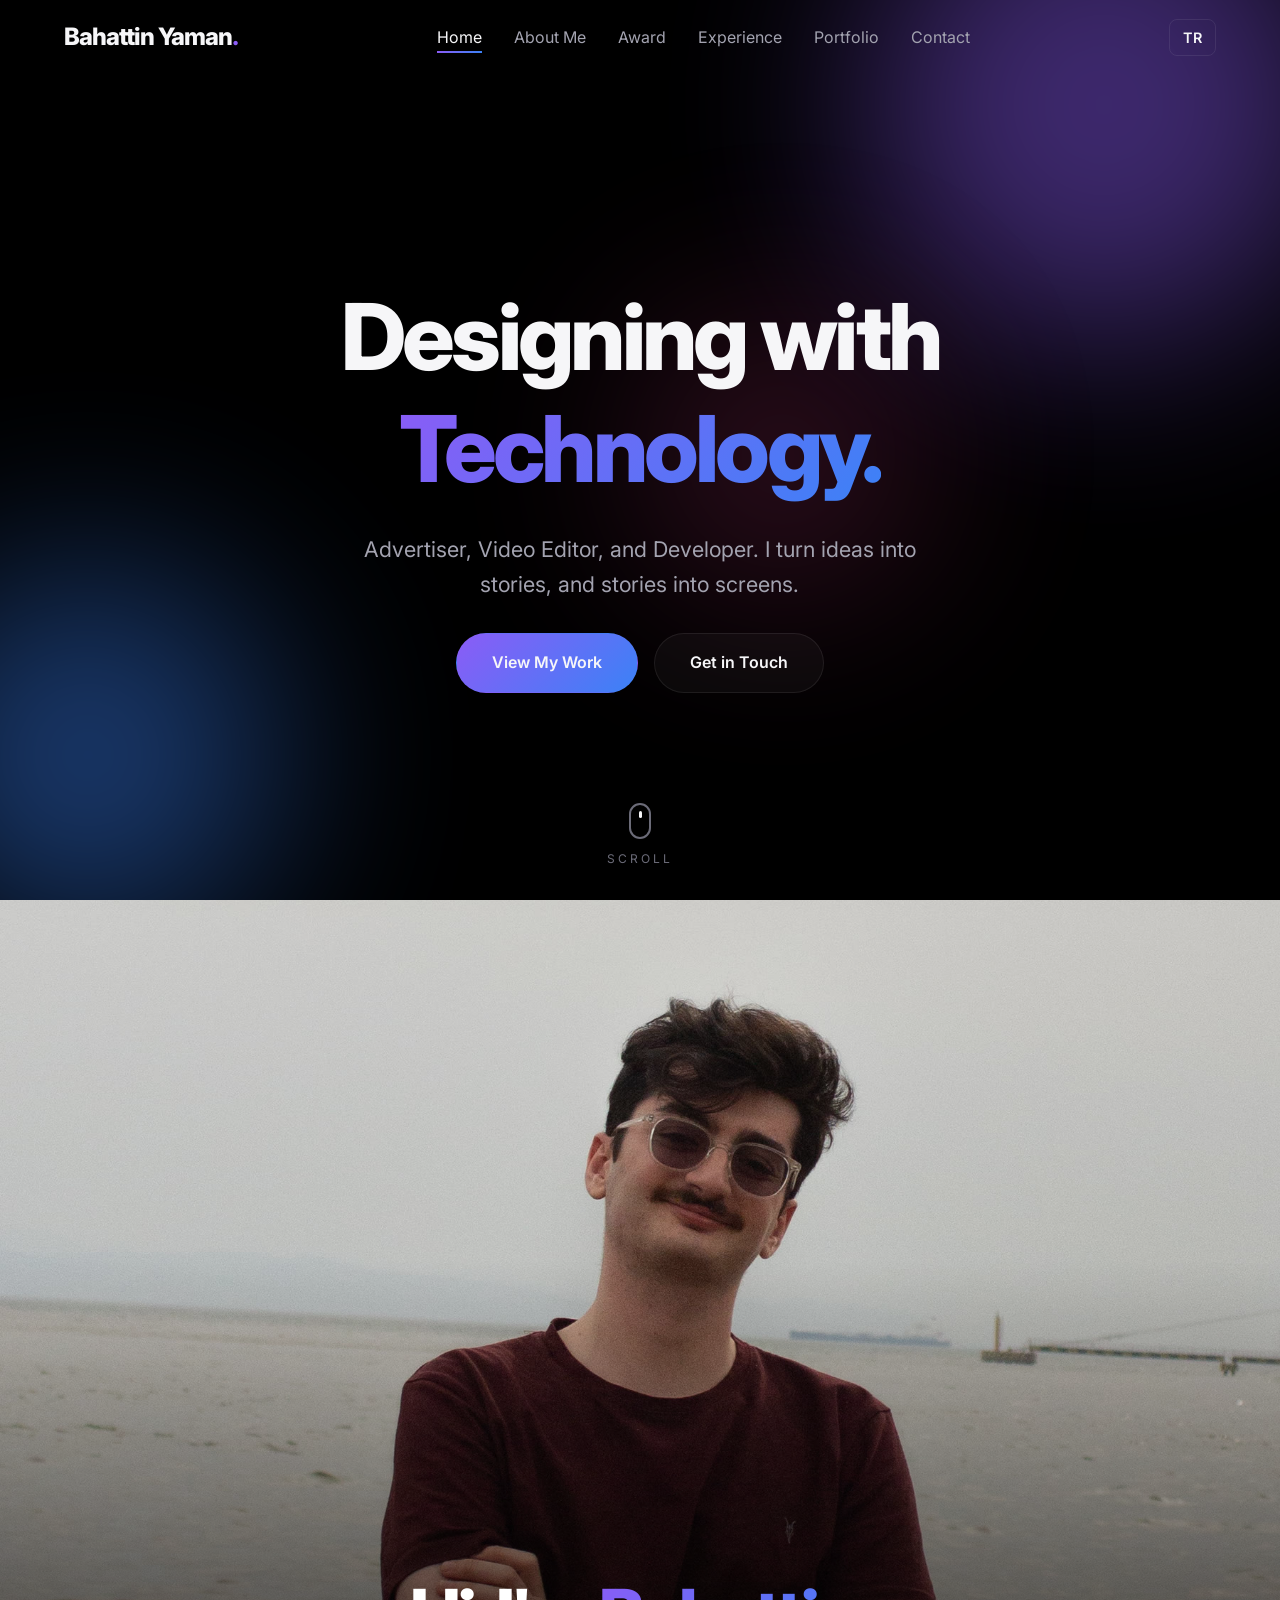
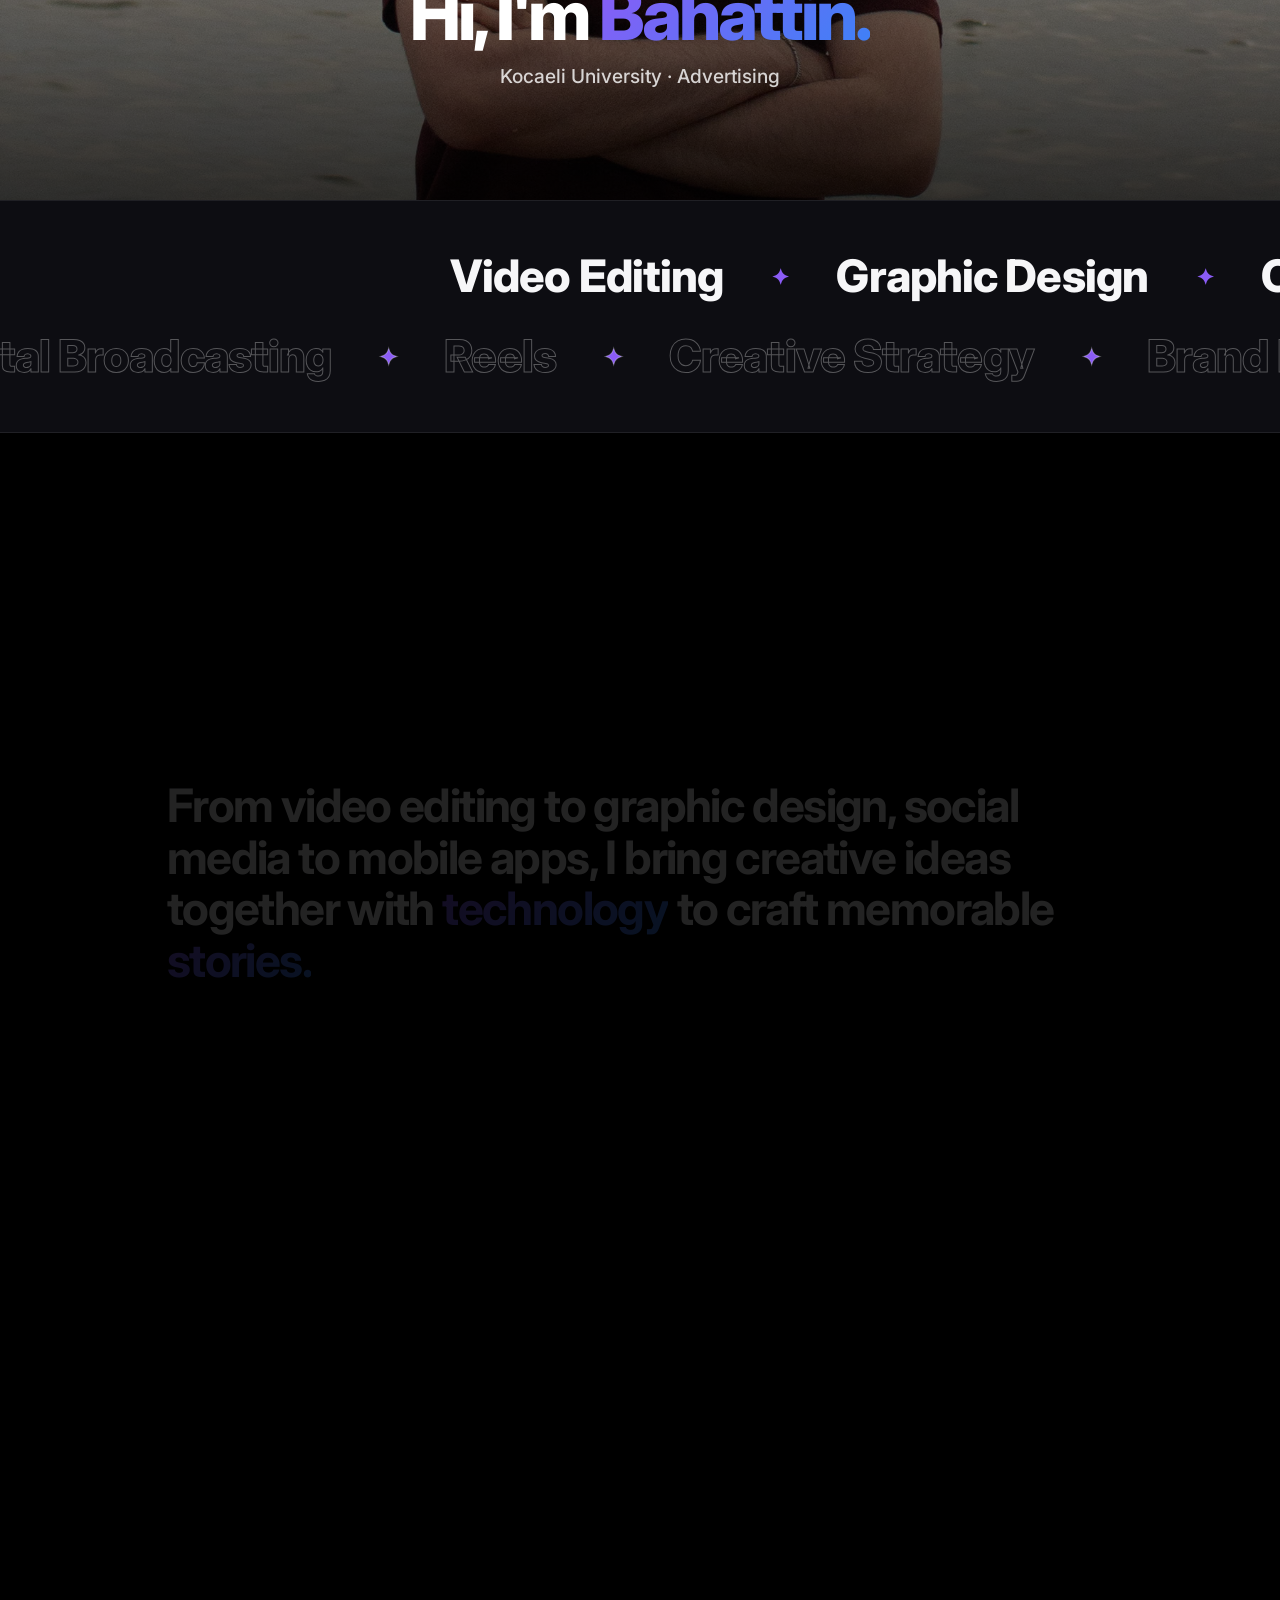
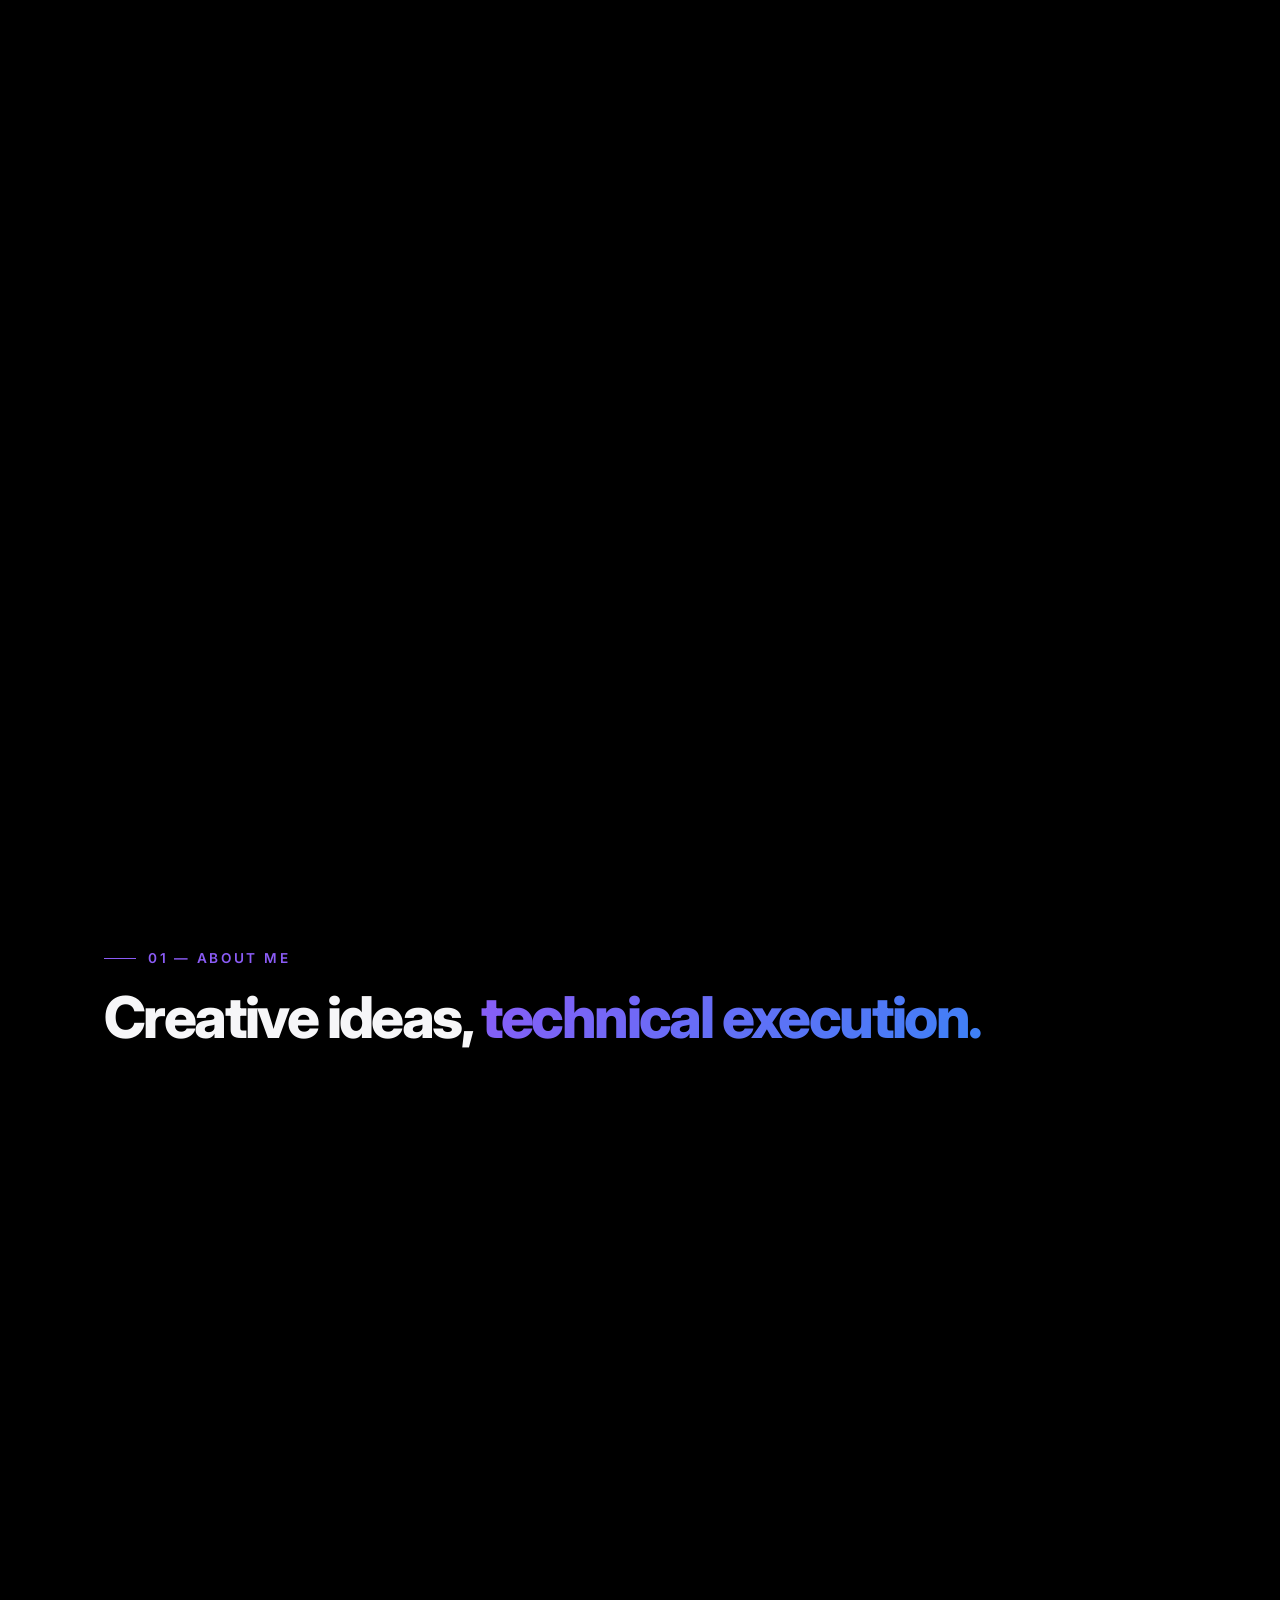
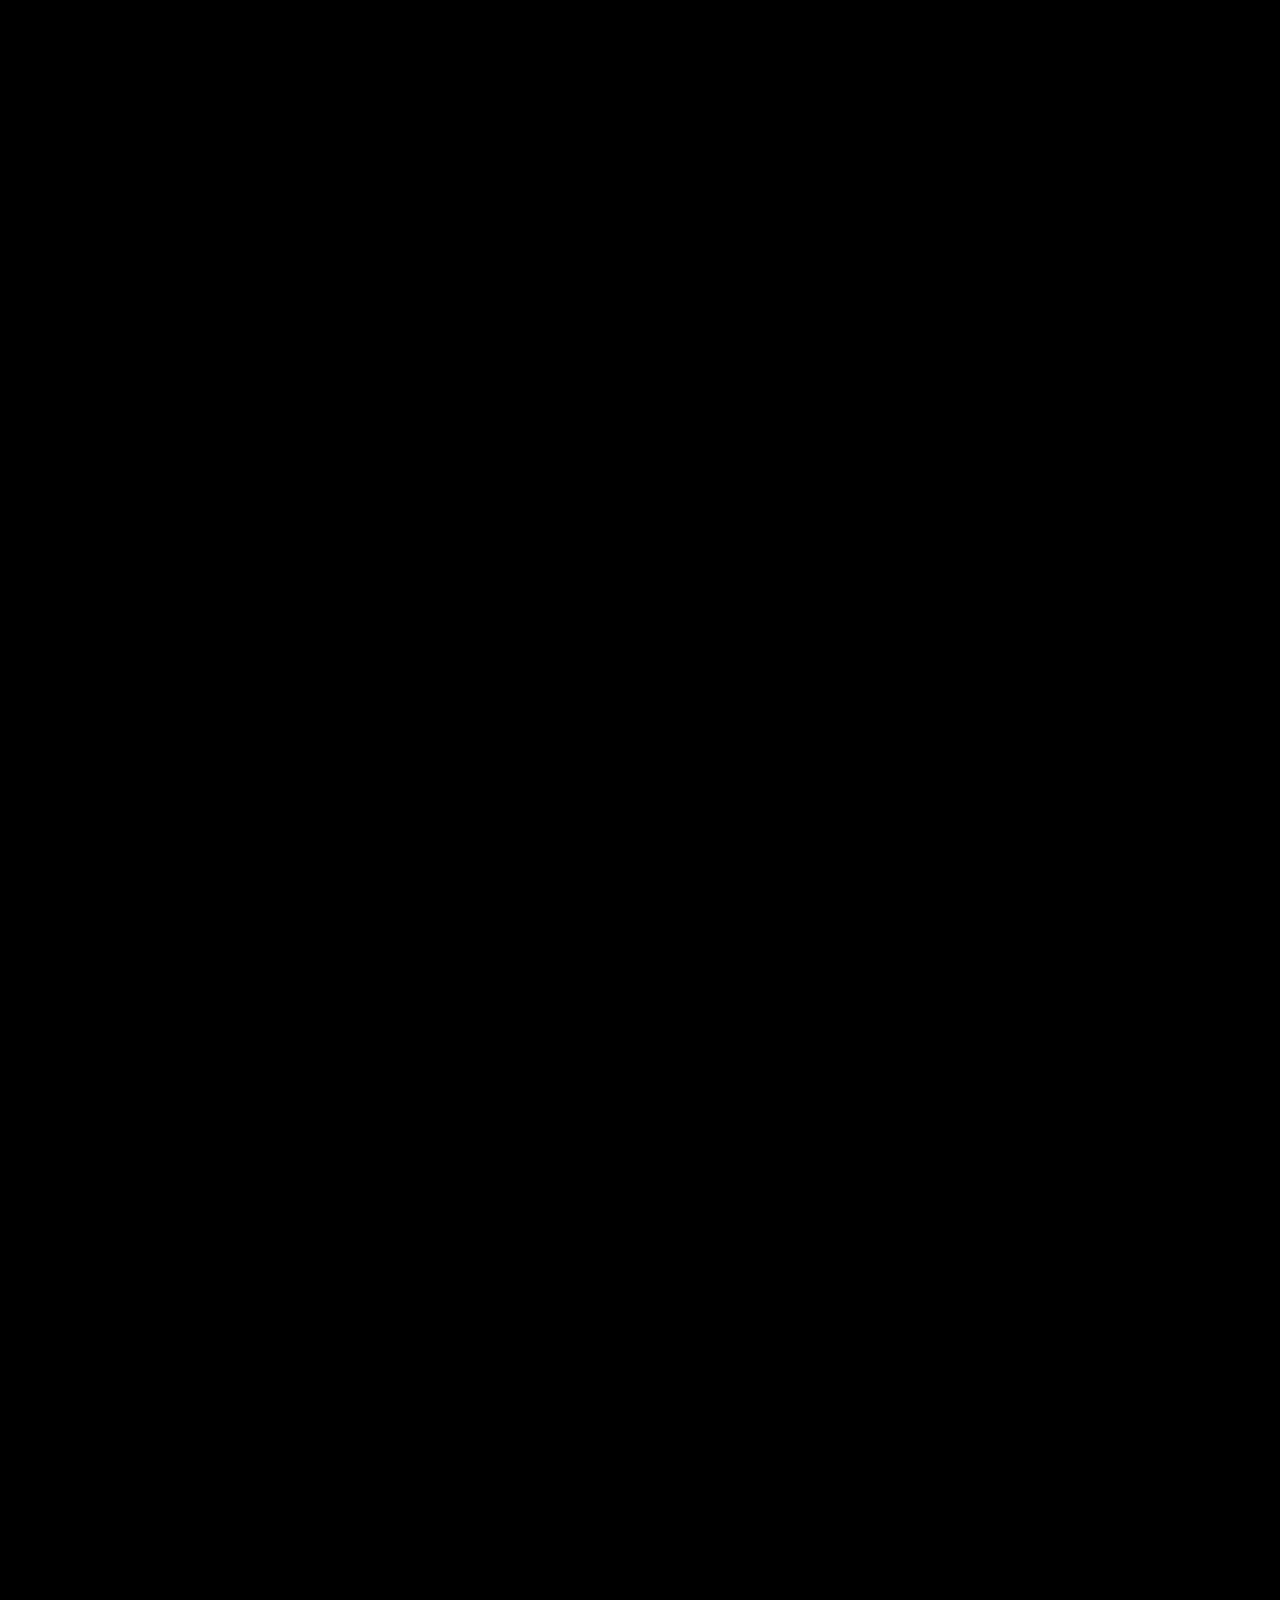
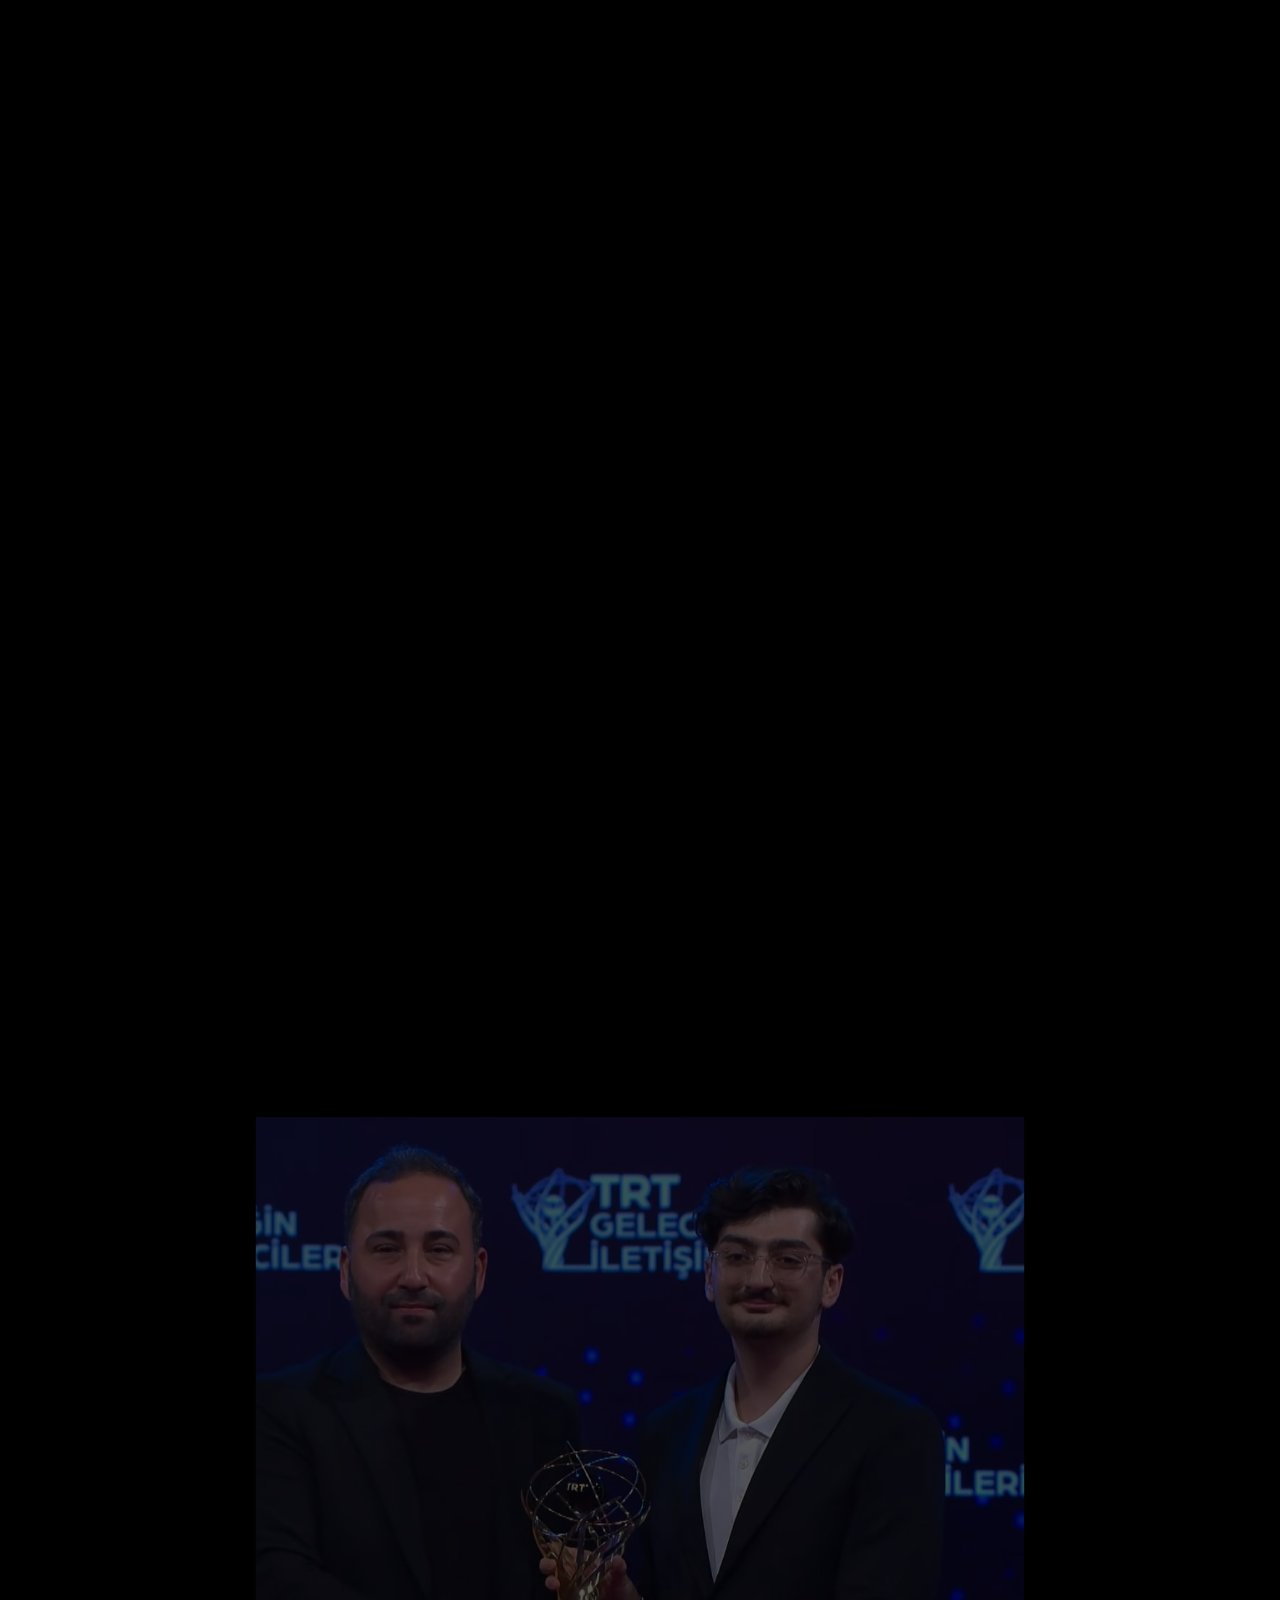
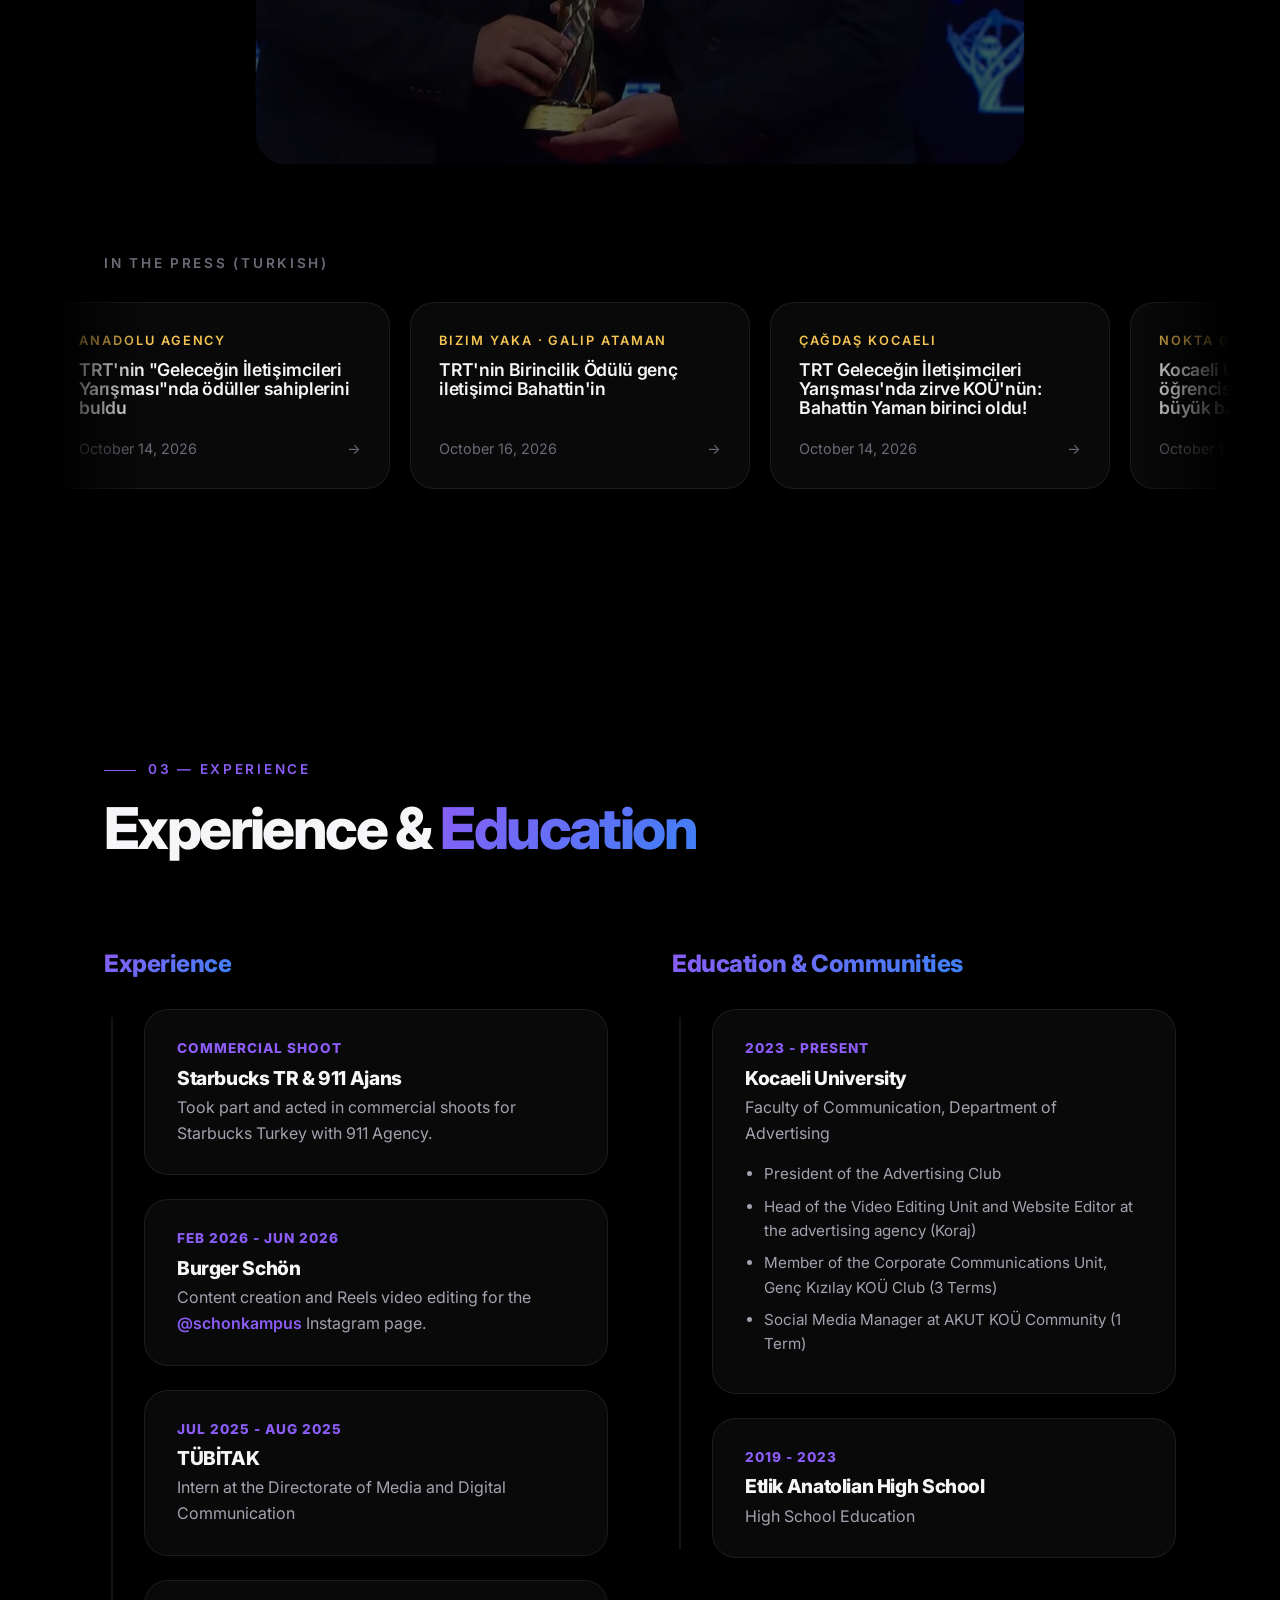
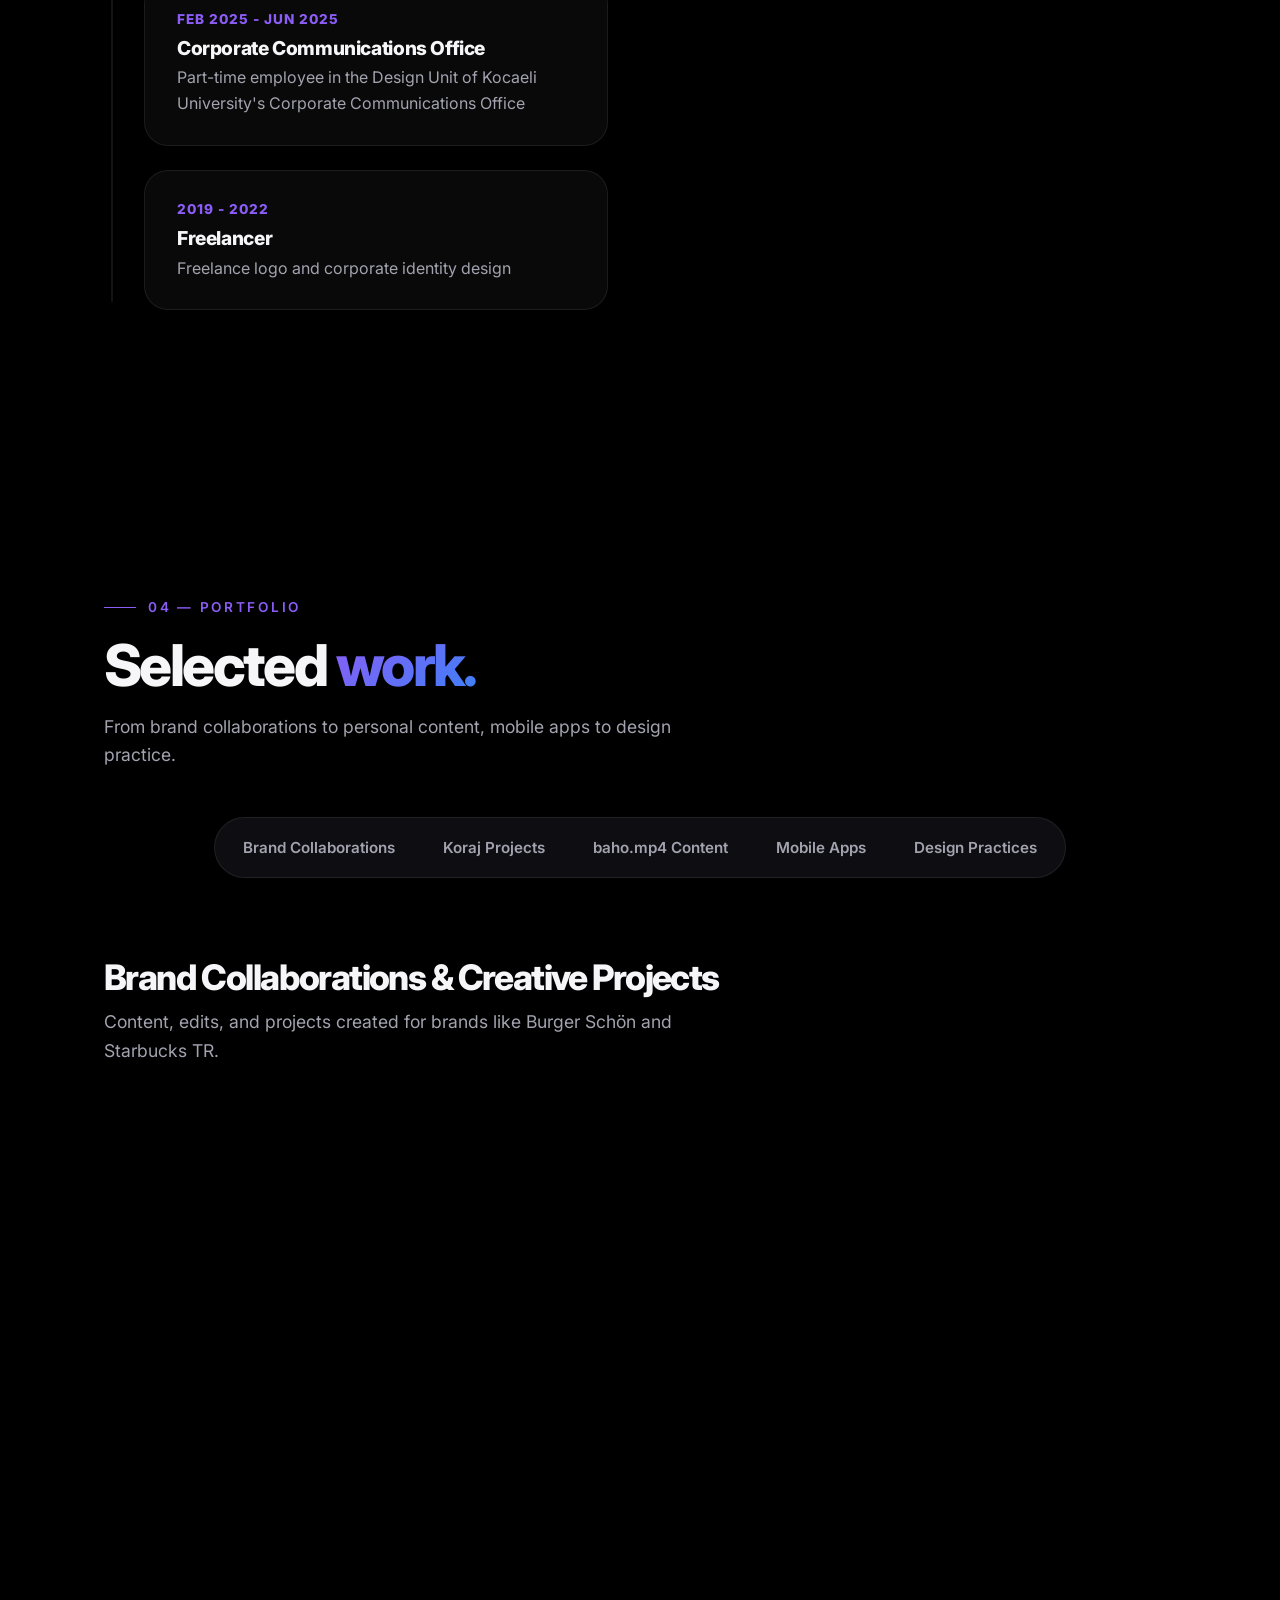
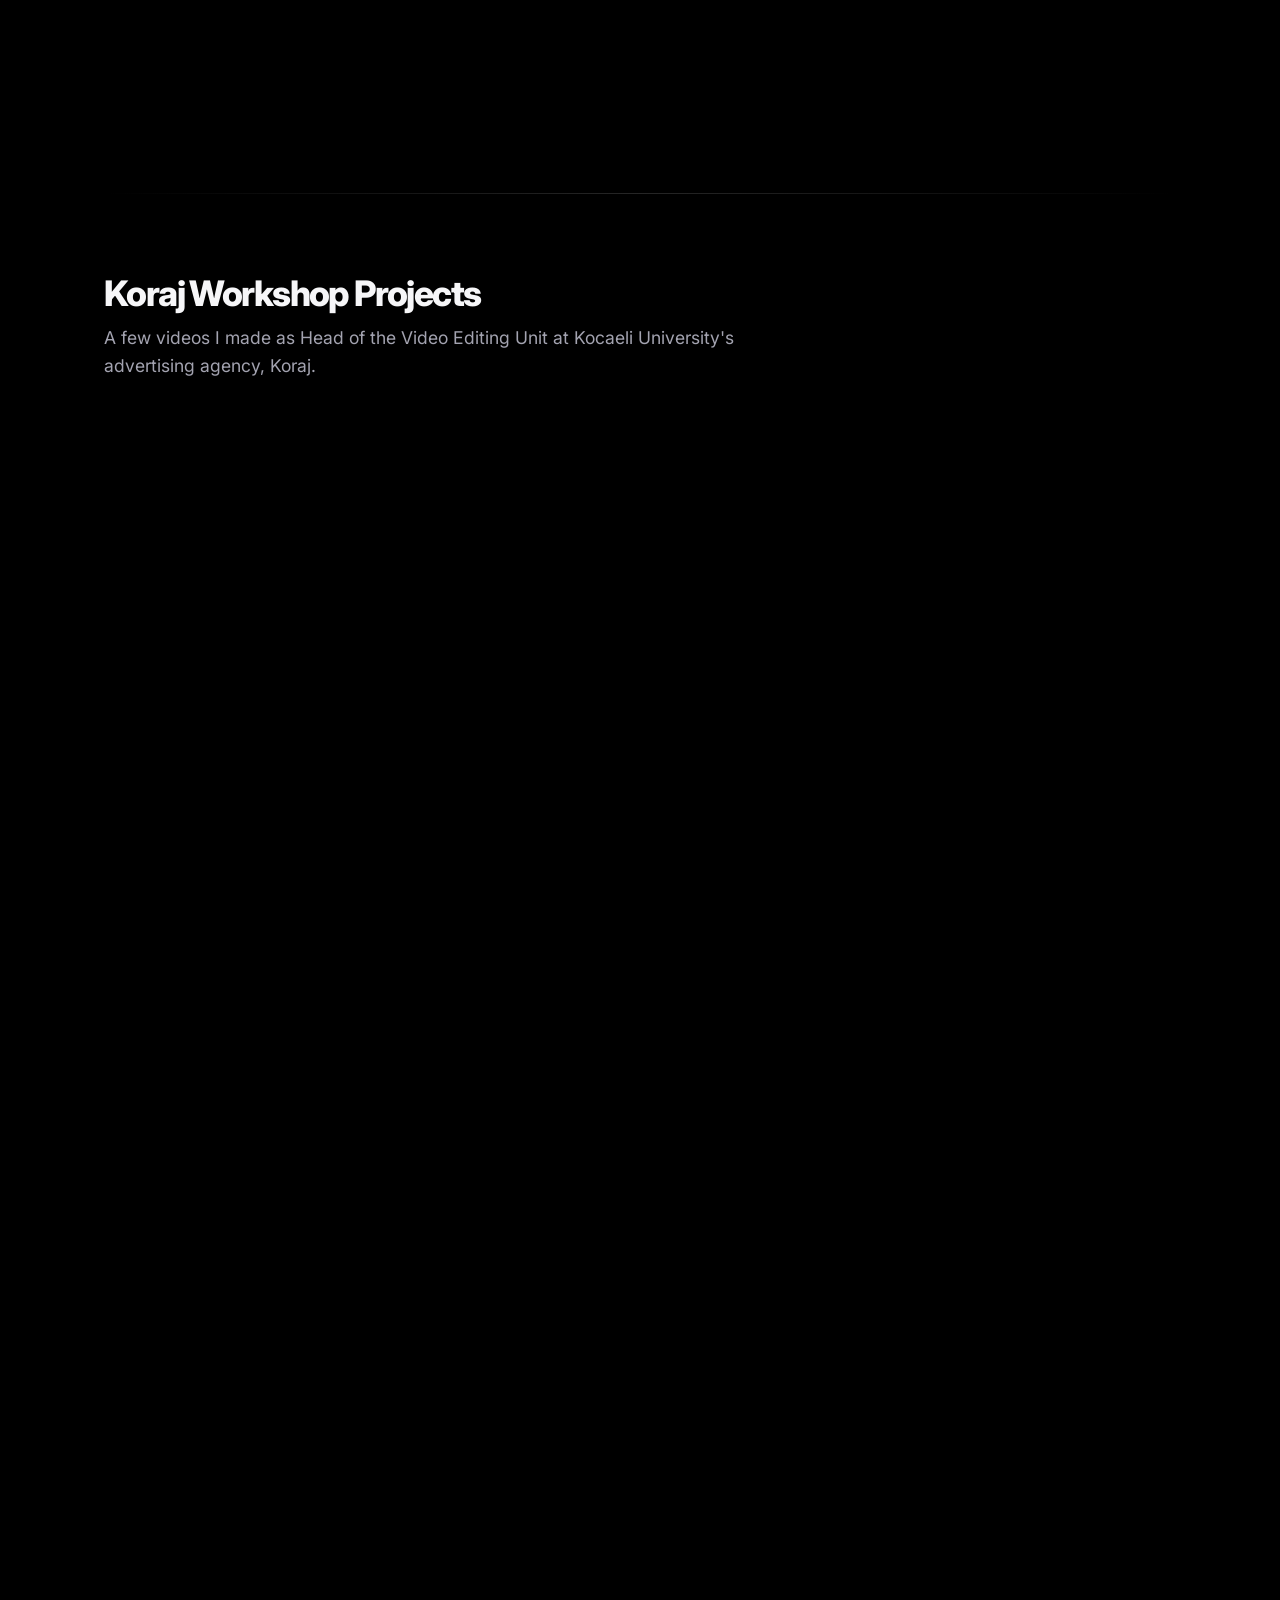
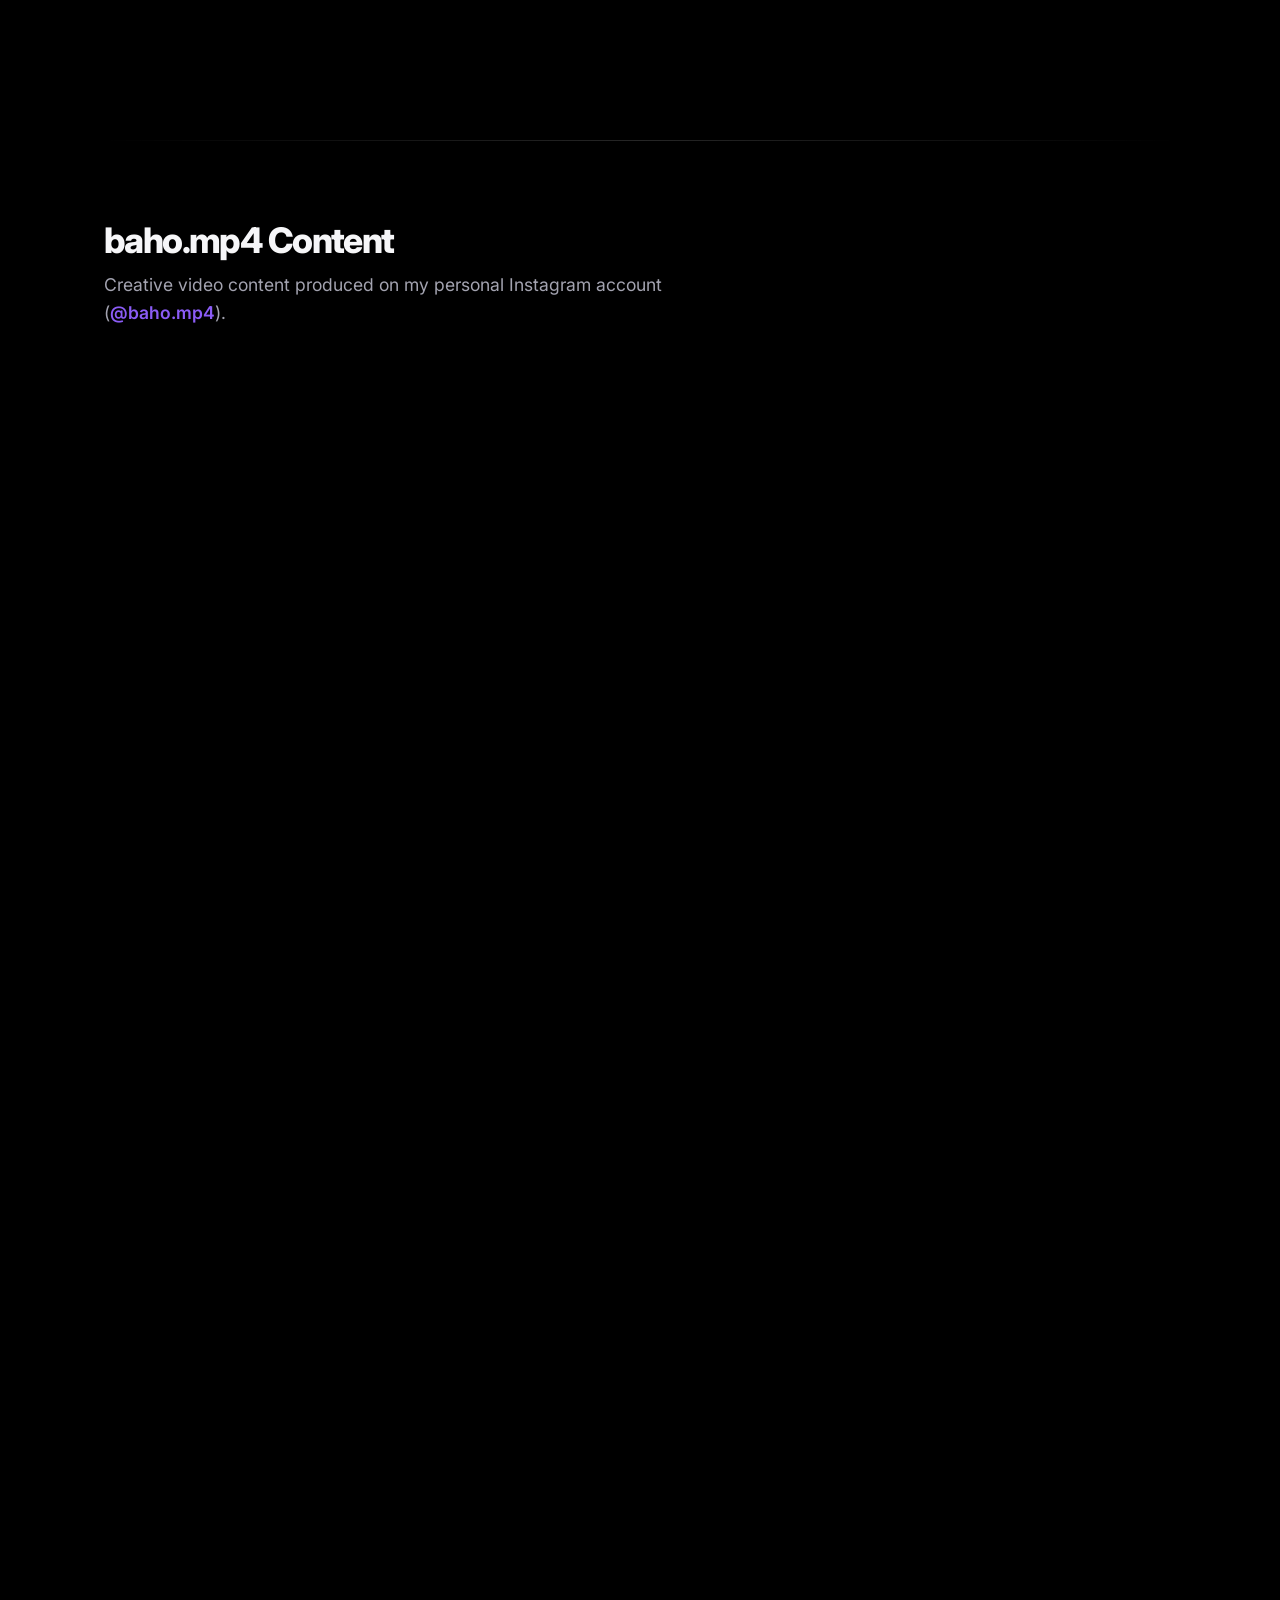
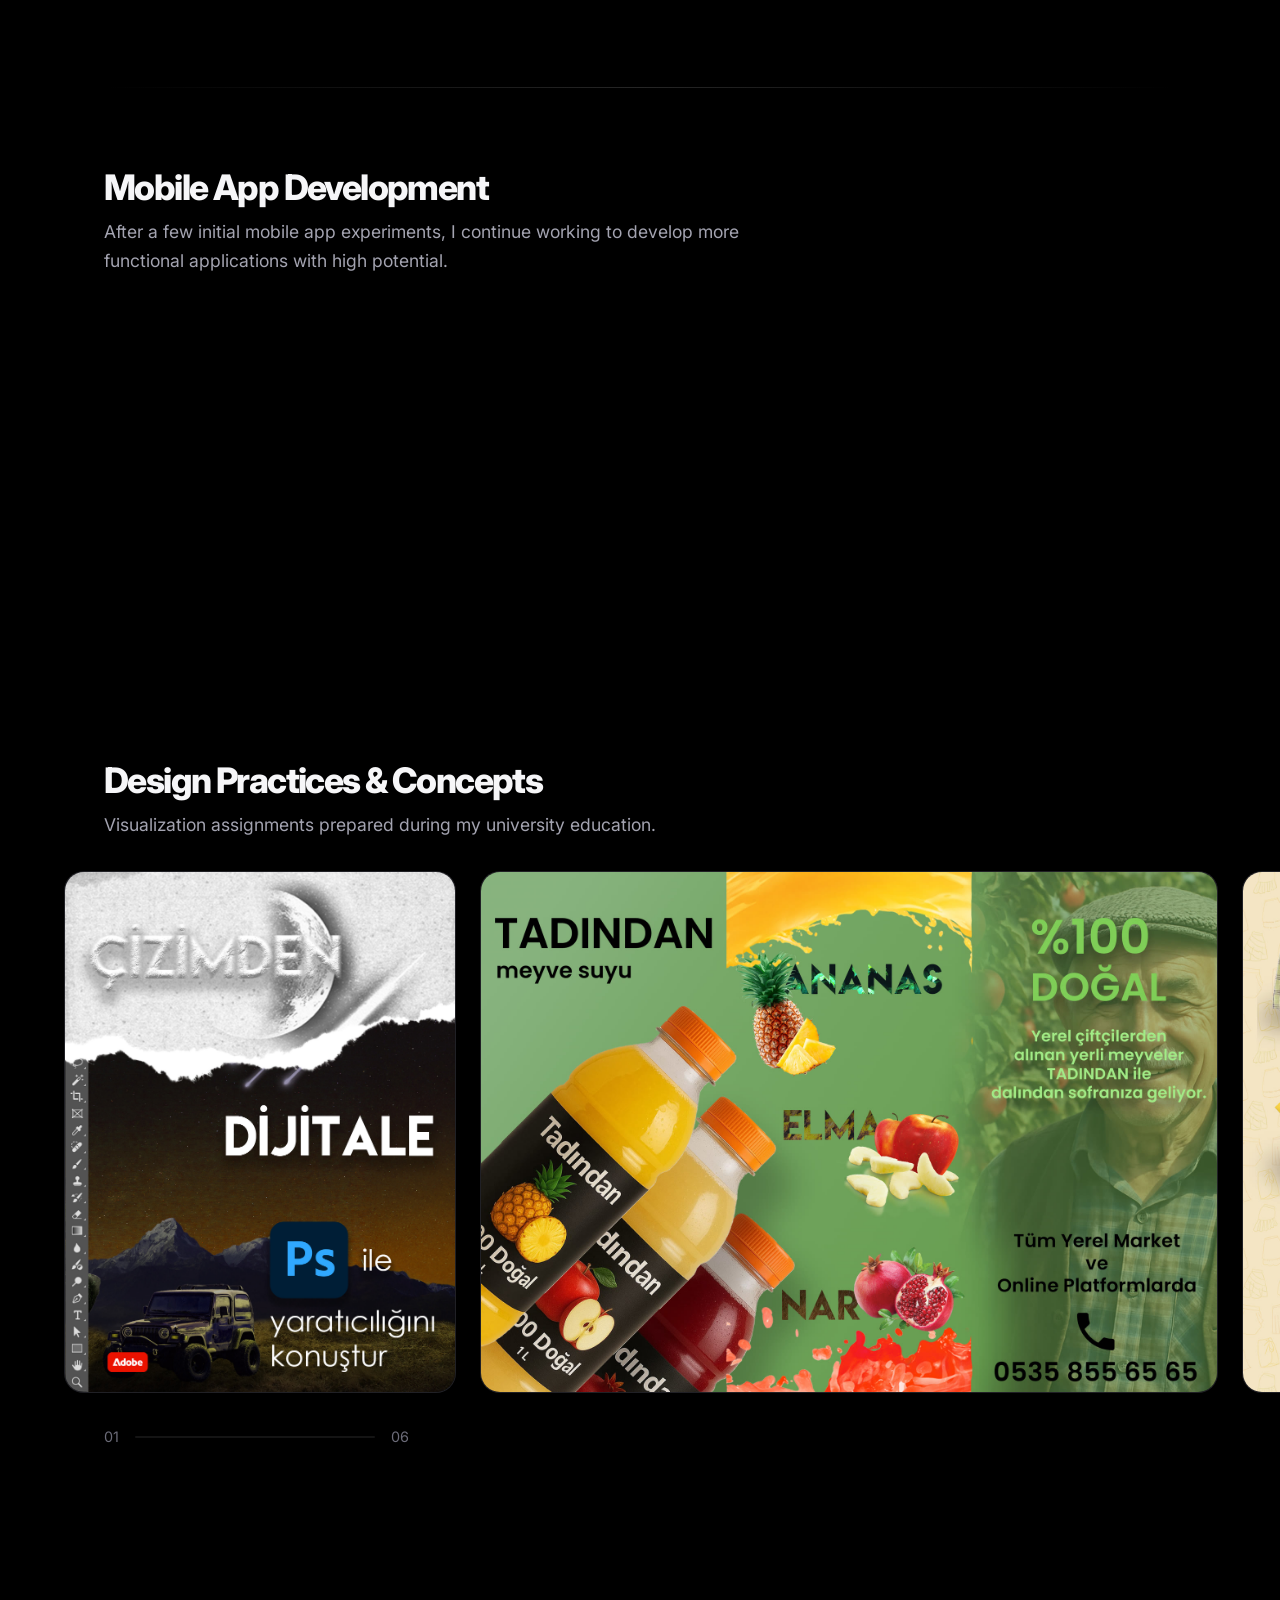
<file: index-en.html>
<!DOCTYPE html>
<html lang="en">
<head>
    <meta charset="UTF-8">
    <meta name="viewport" content="width=device-width, initial-scale=1.0">
    <title>Bahattin Yaman | Portfolio</title>
    <meta name="description" content="Bahattin Yaman — Advertiser, video editor and developer. First place in the Digital Broadcasting category of TRT's Communicators of the Future Competition.">
    <link rel="icon" href="data:image/svg+xml,<svg xmlns='http://www.w3.org/2000/svg' viewBox='0 0 100 100'><rect width='100' height='100' rx='24' fill='%238b5cf6'/><text x='50' y='68' font-size='56' font-family='Arial' font-weight='bold' text-anchor='middle' fill='white'>B</text></svg>">
    <link rel="alternate" hreflang="tr" href="index.html">
    <link rel="preconnect" href="https://fonts.googleapis.com">
    <link rel="preconnect" href="https://fonts.gstatic.com" crossorigin>
    <link href="https://fonts.googleapis.com/css2?family=Inter:wght@400;500;600;700;800&display=swap" rel="stylesheet">
    <link rel="stylesheet" href="style.css">
</head>
<body>

    <div class="scroll-progress"></div>

    <nav>
        <a href="#hero" class="logo">Bahattin Yaman<span>.</span></a>
        <ul class="nav-links">
            <li><a href="#hero">Home</a></li>
            <li><a href="#about">About Me</a></li>
            <li><a href="#award">Award</a></li>
            <li><a href="#experience">Experience</a></li>
            <li><a href="#portfolio">Portfolio</a></li>
            <li><a href="#contact">Contact</a></li>
        </ul>
        <div class="nav-right">
            <a href="index.html" class="lang-btn" lang="tr">TR</a>
            <button class="menu-toggle" aria-label="Toggle menu" aria-expanded="false">
                <span></span><span></span><span></span>
            </button>
        </div>
    </nav>

    <section id="hero">
        <div class="hero-shapes">
            <div class="shape shape-1" data-speed="0.12"></div>
            <div class="shape shape-2" data-speed="0.06"></div>
            <div class="shape shape-3" data-speed="-0.05"></div>
        </div>
        <div class="hero-content">
            <h1>
                <span class="split-line"><span>Designing with</span></span>
                <span class="split-line"><span class="highlight">Technology.</span></span>
            </h1>
            <p data-reveal="up" style="--delay: 0.3s">Advertiser, Video Editor, and Developer. I turn ideas into stories, and stories into screens.</p>
            <div class="cta-row" data-reveal="up" style="--delay: 0.45s">
                <a href="#portfolio" class="cta-button primary">View My Work</a>
                <a href="#contact" class="cta-button">Get in Touch</a>
            </div>
        </div>
        <a href="#about" class="scroll-hint" aria-label="Scroll down">
            <span class="mouse"></span>
            Scroll
        </a>
    </section>

    <section class="hero-photo" aria-label="Bahattin Yaman">
        <img src="gorseller/web/profil-xl.jpg" alt="Bahattin Yaman" width="1800" height="1718">
        <div class="hero-caption">
            <h2>Hi, I'm <span class="highlight">Bahattin.</span></h2>
            <p>Kocaeli University · Advertising</p>
        </div>
    </section>

    <div class="marquee" aria-hidden="true">
        <div class="marquee-row" data-direction="left">
            <span>Video Editing</span><span>Graphic Design</span><span>Content Creation</span><span>Mobile Apps</span><span>Social Media</span>
            <span>Video Editing</span><span>Graphic Design</span><span>Content Creation</span><span>Mobile Apps</span><span>Social Media</span>
            <span>Video Editing</span><span>Graphic Design</span><span>Content Creation</span><span>Mobile Apps</span><span>Social Media</span>
        </div>
        <div class="marquee-row outline" data-direction="right">
            <span>Advertising</span><span>Digital Broadcasting</span><span>Reels</span><span>Creative Strategy</span><span>Brand Identity</span>
            <span>Advertising</span><span>Digital Broadcasting</span><span>Reels</span><span>Creative Strategy</span><span>Brand Identity</span>
            <span>Advertising</span><span>Digital Broadcasting</span><span>Reels</span><span>Creative Strategy</span><span>Brand Identity</span>
        </div>
    </div>

    <section class="statement pin" style="--pin-h: 220vh" aria-label="In short">
        <div class="pin-stage">
            <p class="statement-text" data-accent="technology,stories">From video editing to graphic design, social media to mobile apps, I bring creative ideas together with technology to craft memorable stories.</p>
        </div>
    </section>

    <section id="about">
        <div class="section-container">
            <div class="section-label" data-reveal="left">01 — About Me</div>
            <h2 class="reveal-heading"><span>Creative ideas, <span class="highlight">technical execution.</span></span></h2>
            <div class="about-grid">
                <div class="about-text glass-card" data-scrub="rise">
                    <h3>Advertiser, Video Editor & Developer</h3>
                    <p>Hello! I'm Bahattin Yaman, a 4th-year Advertising student at Kocaeli University's Faculty of Communication. I am a content creator who uses technology and design across a wide spectrum, from video editing to mobile app development. Throughout my education, I take an active role in both the management and execution of creative processes. I aim to bring the technical skills and versatile experience I've gained through volunteer club work and school collaborations into my work.</p>
                    <div class="stats" data-stagger="0.12">
                        <div class="stat" data-reveal="up"><strong class="highlight">1</strong><span>Award</span></div>
                        <div class="stat" data-reveal="up"><strong class="highlight">7+</strong><span>Years of design work</span></div>
                        <div class="stat" data-reveal="up"><strong class="highlight">4</strong><span>Club & community roles</span></div>
                    </div>
                </div>
                <div class="skills glass-card" data-scrub="rise">
                    <h3>Skills</h3>
                    <div class="skill-tags" data-stagger="0.06">
                        <span data-reveal="scale">Video Editing</span>
                        <span data-reveal="scale">Graphic Design</span>
                        <span data-reveal="scale">Social Media Management</span>
                        <span data-reveal="scale">Mobile App Development</span>
                        <span data-reveal="scale">Content Creation</span>
                        <span data-reveal="scale">Adobe Premiere Pro</span>
                        <span data-reveal="scale">Adobe Photoshop</span>
                        <span data-reveal="scale">Adobe After Effects</span>
                    </div>
                </div>
            </div>
        </div>
    </section>

    <section id="award-scene" class="pin" style="--pin-h: 280vh">
        <div id="award" class="pin-anchor" style="top: 155vh"></div>
        <div class="pin-stage">
            <div class="award-glow"></div>
            <div class="award-stage">
                <div class="section-label award-label">02 — Award</div>
                <div class="award-rank">1.</div>
                <div class="award-seq">
                    <span class="award-place">First Place</span>
                    <h3>TRT Communicators of the Future Competition</h3>
                    <span class="award-category">Digital Broadcasting · Social Media Management · 2026</span>
                    <p>With my social media management project, the <strong>Dakikada KPSS</strong> Instagram account, I was awarded <strong>first place</strong> in the Digital Broadcasting category of TRT's Communicators of the Future (Geleceğin İletişimcileri) competition.</p>
                    <div><a href="https://www.instagram.com/dakikadakpss/" target="_blank" rel="noopener" class="cta-button gold">See @dakikadakpss →</a></div>
                </div>
            </div>
        </div>
    </section>

    <section id="press">
        <div class="section-container">
            <figure class="award-photo" data-scrub="expand">
                <img src="gorseller/web/odul-toreni.jpg" alt="Bahattin Yaman receiving the first place award at the TRT Communicators of the Future ceremony" width="1657" height="945" loading="lazy">
                <figcaption>Receiving the award from jury member Kaan Gülten · TRT Communicators of the Future award ceremony, Ankara</figcaption>
            </figure>

            <div class="press-title" data-reveal="up">In the Press (Turkish)</div>
            <div class="press-marquee" data-reveal="up">
                <div class="press-track">
                    <a href="https://www.aa.com.tr/tr/gundem/trtnin-gelecegin-iletisimcileri-yarismasinda-oduller-sahiplerini-buldu/4087899" target="_blank" rel="noopener" class="press-card glass-card">
                        <span class="press-source">Anadolu Agency</span>
                        <h4 lang="tr">TRT'nin "Geleceğin İletişimcileri Yarışması"nda ödüller sahiplerini buldu</h4>
                        <div class="press-meta"><span>October 14, 2026</span><span class="arrow">→</span></div>
                    </a>
                    <a href="https://www.bizimyaka.com/makale/28996640/galip-ataman/trtnin-birincilik-odulu-genc-iletisimci-bahattinin" target="_blank" rel="noopener" class="press-card glass-card">
                        <span class="press-source">Bizim Yaka · Galip Ataman</span>
                        <h4 lang="tr">TRT'nin Birincilik Ödülü genç iletişimci Bahattin'in</h4>
                        <div class="press-meta"><span>October 16, 2026</span><span class="arrow">→</span></div>
                    </a>
                    <a href="https://www.cagdaskocaeli.com.tr/haber/28979223/trt-gelecegin-iletisimcileri-yarismasinda-zirve-kounun-bahattin-yaman-birinci-oldu" target="_blank" rel="noopener" class="press-card glass-card">
                        <span class="press-source">Çağdaş Kocaeli</span>
                        <h4 lang="tr">TRT Geleceğin İletişimcileri Yarışması'nda zirve KOÜ'nün: Bahattin Yaman birinci oldu!</h4>
                        <div class="press-meta"><span>October 14, 2026</span><span class="arrow">→</span></div>
                    </a>
                    <a href="https://www.noktagazetesi.com.tr/kocaeli-gundem-haberleri/kocaeli-universitesi-ogrencisinden-trt-yarismasinda-buyuk-basari-389069" target="_blank" rel="noopener" class="press-card glass-card">
                        <span class="press-source">Nokta Gazetesi</span>
                        <h4 lang="tr">Kocaeli Üniversitesi öğrencisinden TRT yarışmasında büyük başarı</h4>
                        <div class="press-meta"><span>October 13, 2026</span><span class="arrow">→</span></div>
                    </a>
                </div>
            </div>
        </div>
    </section>

    <section id="experience">
        <div class="section-container">
            <div class="section-label" data-reveal="left">03 — Experience</div>
            <h2 class="reveal-heading"><span>Experience & <span class="highlight">Education</span></span></h2>
            <p class="subtitle" data-reveal="up">My career journey and academic background.</p>

            <div class="timeline-grid">
                <!-- Experience column -->
                <div class="timeline-column">
                    <h3 data-reveal="up"><span class="highlight">Experience</span></h3>
                    <div class="timeline">
                        <div class="timeline-fill"></div>

                        <div class="timeline-item glass-card" data-reveal="left">
                            <div class="timeline-date">Commercial Shoot</div>
                            <div class="timeline-content">
                                <h4>Starbucks TR & 911 Ajans</h4>
                                <p>Took part and acted in commercial shoots for Starbucks Turkey with 911 Agency.</p>
                            </div>
                        </div>

                        <div class="timeline-item glass-card" data-reveal="left">
                            <div class="timeline-date">Feb 2026 - Jun 2026</div>
                            <div class="timeline-content">
                                <h4>Burger Schön</h4>
                                <p>Content creation and Reels video editing for the <a href="https://www.instagram.com/schonkampus/" target="_blank" rel="noopener" class="inline-link">@schonkampus</a> Instagram page.</p>
                            </div>
                        </div>

                        <div class="timeline-item glass-card" data-reveal="left">
                            <div class="timeline-date">Jul 2025 - Aug 2025</div>
                            <div class="timeline-content">
                                <h4>TÜBİTAK</h4>
                                <p>Intern at the Directorate of Media and Digital Communication</p>
                            </div>
                        </div>

                        <div class="timeline-item glass-card" data-reveal="left">
                            <div class="timeline-date">Feb 2025 - Jun 2025</div>
                            <div class="timeline-content">
                                <h4>Corporate Communications Office</h4>
                                <p>Part-time employee in the Design Unit of Kocaeli University's Corporate Communications Office</p>
                            </div>
                        </div>

                        <div class="timeline-item glass-card" data-reveal="left">
                            <div class="timeline-date">2019 - 2022</div>
                            <div class="timeline-content">
                                <h4>Freelancer</h4>
                                <p>Freelance logo and corporate identity design</p>
                            </div>
                        </div>
                    </div>
                </div>

                <!-- Education column -->
                <div class="timeline-column">
                    <h3 data-reveal="up"><span class="highlight">Education & Communities</span></h3>
                    <div class="timeline">
                        <div class="timeline-fill"></div>

                        <div class="timeline-item glass-card" data-reveal="right">
                            <div class="timeline-date">2023 - Present</div>
                            <div class="timeline-content">
                                <h4>Kocaeli University</h4>
                                <p>Faculty of Communication, Department of Advertising</p>
                                <ul class="timeline-list">
                                    <li>President of the Advertising Club</li>
                                    <li>Head of the Video Editing Unit and Website Editor at the advertising agency (Koraj)</li>
                                    <li>Member of the Corporate Communications Unit, Genç Kızılay KOÜ Club (3 Terms)</li>
                                    <li>Social Media Manager at AKUT KOÜ Community (1 Term)</li>
                                </ul>
                            </div>
                        </div>

                        <div class="timeline-item glass-card" data-reveal="right">
                            <div class="timeline-date">2019 - 2023</div>
                            <div class="timeline-content">
                                <h4>Etlik Anatolian High School</h4>
                                <p>High School Education</p>
                            </div>
                        </div>
                    </div>
                </div>
            </div>
        </div>
    </section>

    <section id="portfolio">
        <div class="section-container">
            <div class="portfolio-head">
                <div class="section-label" data-reveal="left">04 — Portfolio</div>
                <h2 class="reveal-heading"><span>Selected <span class="highlight">work.</span></span></h2>
                <p class="subtitle" data-reveal="up">From brand collaborations to personal content, mobile apps to design practice.</p>
            </div>

            <!-- Sub menu -->
            <div class="portfolio-nav" data-reveal="up">
                <a href="#marka" class="nav-btn">Brand Collaborations</a>
                <a href="#koraj" class="nav-btn">Koraj Projects</a>
                <a href="#baho" class="nav-btn">baho.mp4 Content</a>
                <a href="#mobil" class="nav-btn">Mobile Apps</a>
                <a href="#pratik" class="nav-btn">Design Practices</a>
            </div>

            <!-- Brand Collaborations & Creative Projects -->
            <div id="marka" class="portfolio-category">
                <h2 class="reveal-heading"><span>Brand Collaborations & Creative Projects</span></h2>
                <p class="subtitle" data-reveal="up">Content, edits, and projects created for brands like Burger Schön and Starbucks TR.</p>
                <div class="video-grid" data-stagger="0.12">
                    <iframe class="ig-embed" data-scrub="rise" title="Instagram post" loading="lazy" src="https://www.instagram.com/p/DSc8pcOjOQ4/embed/" frameborder="0" scrolling="no" allowtransparency="true"></iframe>
                    <iframe class="ig-embed" data-scrub="rise" title="Instagram post" loading="lazy" src="https://www.instagram.com/p/DWosyIJjNVA/embed/" frameborder="0" scrolling="no" allowtransparency="true"></iframe>
                    <iframe class="ig-embed" data-scrub="rise" title="Instagram post" loading="lazy" src="https://www.instagram.com/reel/DMz-QQwNUcd/embed/" frameborder="0" scrolling="no" allowtransparency="true"></iframe>
                </div>
            </div>

            <div class="divider"></div>

            <!-- Koraj Workshop Projects -->
            <div id="koraj" class="portfolio-category">
                <h2 class="reveal-heading"><span>Koraj Workshop Projects</span></h2>
                <p class="subtitle" data-reveal="up">A few videos I made as Head of the Video Editing Unit at Kocaeli University's advertising agency, Koraj.</p>
                <div class="video-grid" data-stagger="0.12">
                    <iframe class="ig-embed" data-scrub="rise" title="Instagram post" loading="lazy" src="https://www.instagram.com/p/DJeEVzMM4oi/embed/" frameborder="0" scrolling="no" allowtransparency="true"></iframe>
                    <iframe class="ig-embed" data-scrub="rise" title="Instagram post" loading="lazy" src="https://www.instagram.com/p/DMvYpWDMexZ/embed/" frameborder="0" scrolling="no" allowtransparency="true"></iframe>
                    <iframe class="ig-embed" data-scrub="rise" title="Instagram post" loading="lazy" src="https://www.instagram.com/p/DQUkyUsDOHr/embed/" frameborder="0" scrolling="no" allowtransparency="true"></iframe>
                    <iframe class="ig-embed" data-scrub="rise" title="Instagram post" loading="lazy" src="https://www.instagram.com/p/DP9D6k-DK1r/embed/" frameborder="0" scrolling="no" allowtransparency="true"></iframe>
                </div>
            </div>

            <div class="divider"></div>

            <!-- baho.mp4 Content -->
            <div id="baho" class="portfolio-category">
                <h2 class="reveal-heading"><span>baho.mp4 Content</span></h2>
                <p class="subtitle" data-reveal="up">Creative video content produced on my personal Instagram account (<a href="https://www.instagram.com/baho.mp4/" target="_blank" rel="noopener" class="inline-link">@baho.mp4</a>).</p>
                <div class="video-grid" data-stagger="0.12">
                    <iframe class="ig-embed" data-scrub="rise" title="Instagram post" loading="lazy" src="https://www.instagram.com/p/DXkDoYnCAzc/embed/" frameborder="0" scrolling="no" allowtransparency="true"></iframe>
                    <iframe class="ig-embed" data-scrub="rise" title="Instagram post" loading="lazy" src="https://www.instagram.com/p/DRr7aQBAl-c/embed/" frameborder="0" scrolling="no" allowtransparency="true"></iframe>
                    <iframe class="ig-embed" data-scrub="rise" title="Instagram post" loading="lazy" src="https://www.instagram.com/p/DMPxpTbCtS6/embed/" frameborder="0" scrolling="no" allowtransparency="true"></iframe>
                    <iframe class="ig-embed" data-scrub="rise" title="Instagram post" loading="lazy" src="https://www.instagram.com/p/DJuL3BYihOL/embed/" frameborder="0" scrolling="no" allowtransparency="true"></iframe>
                </div>
            </div>

            <div class="divider"></div>

            <!-- Mobile App Development -->
            <div id="mobil" class="portfolio-category">
                <h2 class="reveal-heading"><span>Mobile App Development</span></h2>
                <p class="subtitle" data-reveal="up">After a few initial mobile app experiments, I continue working to develop more functional applications with high potential.</p>
                <div class="app-grid" data-stagger="0.12">
                    <a href="https://play.google.com/store/apps/dev?id=5616669249679697793&hl=en" target="_blank" rel="noopener" class="app-card glass-card" data-scrub="tilt">
                        <div class="app-icon">Y</div>
                        <div class="app-info">
                            <h3>Yamo</h3>
                            <p>Google Play Developer Page</p>
                        </div>
                    </a>
                    <a href="https://play.google.com/store/apps/details?id=com.yamo.snake_ultimate_last&hl=en" target="_blank" rel="noopener" class="app-card glass-card" data-scrub="tilt">
                        <div class="app-icon">🐍</div>
                        <div class="app-info">
                            <h3>Snake Ultimate</h3>
                            <p>View on Google Play</p>
                        </div>
                    </a>
                </div>
            </div>
        </div>

        <!-- Design Practices: gallery slides sideways as you scroll down -->
        <div id="pratik" class="portfolio-category hscroll">
            <div class="hscroll-sticky">
                <div class="hscroll-head">
                    <h2 class="reveal-heading"><span>Design Practices & Concepts</span></h2>
                    <p class="subtitle" data-reveal="up">Visualization assignments prepared during my university education.</p>
                </div>
                <div class="hscroll-track">
                    <div class="gallery-item" tabindex="0" role="button" aria-label="Enlarge project 1">
                        <img src="gorseller/web/hafta-2.jpg" alt="Design practice 1" width="1800" height="2398">
                        <div class="overlay"><span class="view-text">View</span></div>
                    </div>
                    <div class="gallery-item" tabindex="0" role="button" aria-label="Enlarge project 2">
                        <img src="gorseller/web/hafta-3.jpg" alt="Design practice 2" width="1800" height="1272">
                        <div class="overlay"><span class="view-text">View</span></div>
                    </div>
                    <div class="gallery-item" tabindex="0" role="button" aria-label="Enlarge project 3">
                        <img src="gorseller/web/hafta-5.jpg" alt="Design practice 3" width="1080" height="1350">
                        <div class="overlay"><span class="view-text">View</span></div>
                    </div>
                    <div class="gallery-item" tabindex="0" role="button" aria-label="Enlarge project 4">
                        <img src="gorseller/web/hafta-6.jpg" alt="Design practice 4" width="1800" height="1272">
                        <div class="overlay"><span class="view-text">View</span></div>
                    </div>
                    <div class="gallery-item" tabindex="0" role="button" aria-label="Enlarge project 5">
                        <img src="gorseller/web/hafta-7.jpg" alt="Design practice 5" width="1400" height="2100">
                        <div class="overlay"><span class="view-text">View</span></div>
                    </div>
                    <div class="gallery-item" tabindex="0" role="button" aria-label="Enlarge project 6">
                        <img src="gorseller/web/hafta-8.jpg" alt="Design practice 6" width="1400" height="2100">
                        <div class="overlay"><span class="view-text">View</span></div>
                    </div>
                </div>
                <div class="hscroll-counter">
                    <span class="hscroll-current">01</span>
                    <div class="hscroll-bar"><span></span></div>
                    <span>06</span>
                </div>
            </div>
        </div>
    </section>

    <section id="contact">
        <div class="section-container">
            <div class="contact-card glass-card" data-scrub="zoom">
                <div class="section-label">05 — Contact</div>
                <h2 class="reveal-heading"><span>Let's Work <span class="highlight">Together</span></span></h2>
                <p>Have a new project? Or just want to say hi? Get in touch!</p>
                <p class="contact-email">bahattinyaman0518@gmail.com</p>
                <div class="cta-row">
                    <a href="mailto:bahattinyaman0518@gmail.com" class="cta-button primary">Send Me an Email</a>
                    <a href="https://www.linkedin.com/in/bahattinyaman6/" target="_blank" rel="noopener" class="cta-button">Connect on LinkedIn</a>
                </div>
            </div>
        </div>
    </section>

    <footer>
        <p>&copy; 2026 Bahattin Yaman. All Rights Reserved.</p>
    </footer>

    <!-- Lightbox for Image Viewing -->
    <div id="lightbox" class="lightbox" role="dialog" aria-modal="true" aria-label="Image preview">
        <button class="close" aria-label="Close">&times;</button>
        <img class="lightbox-content" id="lightbox-img" alt="">
    </div>

    <script src="script.js"></script>
</body>
</html>
</file>
<file: style.css>
:root {
    --bg-color: #000000;
    --bg-elevated: #0d0d12;
    --text-primary: #f6f6f8;
    --text-secondary: #a3a3b0;
    --text-muted: #6b6b78;
    --accent-color: #8b5cf6;
    --accent-2: #3b82f6;
    --accent-3: #ec4899;
    --gold: #f5c451;
    --accent-gradient: linear-gradient(135deg, #8b5cf6, #3b82f6);
    --gold-gradient: linear-gradient(135deg, #fde68a, #f5c451 45%, #d97706);
    --glass-bg: rgba(255, 255, 255, 0.035);
    --glass-border: rgba(255, 255, 255, 0.08);
    --ease-out: cubic-bezier(0.16, 1, 0.3, 1);
    --nav-h: 76px;
}

* {
    margin: 0;
    padding: 0;
    box-sizing: border-box;
}

html {
    scroll-behavior: smooth;
    scroll-padding-top: var(--nav-h);
}

body {
    font-family: 'Inter', -apple-system, BlinkMacSystemFont, 'Segoe UI', sans-serif;
    -webkit-font-smoothing: antialiased;
    background-color: var(--bg-color);
    color: var(--text-primary);
    line-height: 1.6;
    overflow-x: hidden;
}

body.no-scroll {
    overflow: hidden;
}

img {
    max-width: 100%;
    display: block;
}

::selection {
    background: var(--accent-color);
    color: white;
}

/* Typography */
h1, h2, h3, h4 {
    font-weight: 800;
    overflow-wrap: break-word;
    line-height: 1.08;
    letter-spacing: -0.02em;
}

h1 {
    font-size: clamp(2.8rem, 6.5vw, 5.6rem);
    letter-spacing: -0.03em;
    margin-bottom: 1.5rem;
}

h2 {
    font-size: clamp(1.9rem, 4.6vw, 3.6rem);
    letter-spacing: -0.045em;
    margin-bottom: 1rem;
}

p {
    color: var(--text-secondary);
    font-size: 1.1rem;
}

a {
    color: inherit;
}

.highlight {
    padding-bottom: 0.06em;
    background: var(--accent-gradient);
    -webkit-background-clip: text;
    background-clip: text;
    -webkit-text-fill-color: transparent;
}

.subtitle {
    max-width: 640px;
    margin-bottom: 3rem;
}

.inline-link {
    color: var(--accent-color);
    text-decoration: none;
    font-weight: 600;
}

.inline-link:hover {
    text-decoration: underline;
}

/* Scroll progress */
.scroll-progress {
    position: fixed;
    top: 0;
    left: 0;
    width: 100%;
    height: 3px;
    background: linear-gradient(90deg, var(--accent-color), var(--accent-2), var(--accent-3));
    transform-origin: 0 50%;
    transform: scaleX(0);
    z-index: 200;
}

/* Glass cards */
.glass-card {
    background: var(--glass-bg);
    backdrop-filter: blur(12px);
    -webkit-backdrop-filter: blur(12px);
    border: 1px solid var(--glass-border);
    border-radius: 24px;
    padding: 2.5rem;
    transition: border-color 0.4s ease, background 0.4s ease;
}

.glass-card:hover {
    border-color: rgba(255, 255, 255, 0.16);
    background: rgba(255, 255, 255, 0.05);
}

/* Navigation */
nav {
    position: fixed;
    top: 0;
    left: 0;
    width: 100%;
    height: var(--nav-h);
    padding: 0 5%;
    display: flex;
    justify-content: space-between;
    align-items: center;
    z-index: 100;
    border-bottom: 1px solid transparent;
    transition: background 0.4s ease, border-color 0.4s ease, height 0.4s ease;
}

nav.scrolled {
    --nav-h: 64px;
    background: rgba(0, 0, 0, 0.72);
    backdrop-filter: blur(14px);
    -webkit-backdrop-filter: blur(14px);
    border-bottom-color: var(--glass-border);
}

.logo {
    font-size: 1.5rem;
    font-weight: 800;
    letter-spacing: -1px;
    text-decoration: none;
    color: var(--text-primary);
}

.logo span {
    color: var(--accent-color);
}

.nav-links {
    list-style: none;
    display: flex;
    gap: 2rem;
}

.nav-links a {
    position: relative;
    color: var(--text-secondary);
    text-decoration: none;
    font-weight: 400;
    transition: color 0.3s ease;
}

.nav-links a::after {
    content: '';
    position: absolute;
    left: 0;
    bottom: -6px;
    width: 100%;
    height: 2px;
    background: var(--accent-gradient);
    transform: scaleX(0);
    transform-origin: right;
    transition: transform 0.4s var(--ease-out);
}

.nav-links a:hover,
.nav-links a.active {
    color: var(--text-primary);
}

.nav-links a:hover::after,
.nav-links a.active::after {
    transform: scaleX(1);
    transform-origin: left;
}

.nav-right {
    display: flex;
    align-items: center;
    gap: 1rem;
}

.lang-btn {
    padding: 0.4rem 0.8rem;
    border: 1px solid var(--glass-border);
    border-radius: 8px;
    color: var(--text-primary);
    text-decoration: none;
    font-weight: 600;
    font-size: 0.9rem;
    transition: all 0.3s ease;
}

.lang-btn:hover {
    background: var(--accent-gradient);
    border-color: transparent;
    color: white;
}

.menu-toggle {
    display: none;
    width: 42px;
    height: 42px;
    border: 1px solid var(--glass-border);
    border-radius: 10px;
    background: var(--glass-bg);
    cursor: pointer;
    position: relative;
}

.menu-toggle span {
    position: absolute;
    left: 11px;
    width: 18px;
    height: 2px;
    background: var(--text-primary);
    border-radius: 2px;
    transition: transform 0.3s ease, opacity 0.3s ease;
}

.menu-toggle span:nth-child(1) { top: 14px; }
.menu-toggle span:nth-child(2) { top: 20px; }
.menu-toggle span:nth-child(3) { top: 26px; }

nav.menu-open .menu-toggle span:nth-child(1) { transform: translateY(6px) rotate(45deg); }
nav.menu-open .menu-toggle span:nth-child(2) { opacity: 0; }
nav.menu-open .menu-toggle span:nth-child(3) { transform: translateY(-6px) rotate(-45deg); }

/* Buttons */
.cta-button {
    display: inline-flex;
    align-items: center;
    justify-content: center;
    gap: 0.6rem;
    padding: 1rem 2.2rem;
    background: var(--glass-bg);
    border: 1px solid var(--glass-border);
    color: var(--text-primary);
    text-decoration: none;
    border-radius: 50px;
    font-weight: 600;
    transition: all 0.3s ease;
    cursor: pointer;
}

.cta-button:hover {
    background: var(--accent-gradient);
    border-color: transparent;
    transform: translateY(-2px);
    box-shadow: 0 10px 30px rgba(139, 92, 246, 0.3);
}

.cta-button.primary {
    background: var(--accent-gradient);
    border-color: transparent;
}

.cta-row {
    display: flex;
    flex-wrap: wrap;
    justify-content: center;
    gap: 1rem;
    margin-top: 2rem;
}

/* Sections */
section {
    position: relative;
    overflow-x: clip;
}

.section-container {
    max-width: 1200px;
    margin: 0 auto;
    padding: 8rem 5%;
}

.section-label {
    display: inline-flex;
    align-items: center;
    gap: 0.75rem;
    font-size: 0.85rem;
    font-weight: 600;
    letter-spacing: 0.2em;
    text-transform: uppercase;
    color: var(--accent-color);
    margin-bottom: 1rem;
}

.section-label::before {
    content: '';
    width: 32px;
    height: 1px;
    background: currentColor;
}

/* Pinned scenes: the section is tall, the stage sticks while JS scrubs --p */
.pin {
    position: relative;
    height: var(--pin-h, 250vh);
}

.pin-stage {
    position: sticky;
    top: 0;
    height: 100vh;
    height: 100svh;
    overflow: hidden;
}

.pin-anchor {
    position: absolute;
    left: 0;
    width: 1px;
    height: 1px;
    pointer-events: none;
}

/* Hero */
#hero {
    position: relative;
    min-height: 100vh;
    min-height: 100svh;
    display: flex;
    align-items: center;
    justify-content: center;
    overflow: hidden;
}

.hero-content {
    position: relative;
    z-index: 3;
    max-width: 1000px;
    padding: var(--nav-h) 6% 0;
    text-align: center;
}

.hero-content h1 {
    font-size: clamp(2.3rem, 7.2vw, 6rem);
    letter-spacing: -0.04em;
    line-height: 1;
}

.hero-content > p {
    max-width: 560px;
    margin: 0 auto;
    font-size: clamp(1.05rem, 1.8vw, 1.35rem);
}

.hero-content .cta-row {
    justify-content: center;
}

/* Title lines slide up on load */
.split-line {
    display: block;
}

/* Padding keeps descenders and accents inside the gradient text box */
.split-line > span {
    display: inline-block;
    padding: 0.08em 0 0.14em;
    opacity: 0;
    transform: translateY(0.45em);
    transition: transform 1.2s var(--ease-out), opacity 1.2s var(--ease-out);
}

.loaded .split-line > span {
    opacity: 1;
    transform: translateY(0);
}

.loaded .split-line:nth-child(2) > span {
    transition-delay: 0.12s;
}

/* Full-size portrait under the hero */
.hero-photo {
    position: relative;
    height: 100vh;
    height: 100svh;
    overflow: hidden;
}

.hero-photo img {
    width: 100%;
    height: 100%;
    object-fit: cover;
    object-position: center 25%;
}

.hero-photo::after {
    content: '';
    position: absolute;
    inset: 0;
    background: linear-gradient(180deg, rgba(0, 0, 0, 0.1) 40%, rgba(0, 0, 0, 0.75) 100%);
}

.hero-caption {
    position: absolute;
    z-index: 1;
    left: 0;
    right: 0;
    bottom: 12vh;
    padding: 0 6%;
    text-align: center;
}

.hero-caption h2 {
    font-size: clamp(1.9rem, 5.5vw, 4.4rem);
    letter-spacing: -0.045em;
    margin-bottom: 0.5rem;
    color: white;
}

.hero-caption p {
    color: rgba(255, 255, 255, 0.8);
    font-size: clamp(0.95rem, 1.6vw, 1.2rem);
    font-weight: 500;
}

.scroll-hint {
    position: absolute;
    left: 50%;
    bottom: 2rem;
    transform: translateX(-50%);
    display: flex;
    flex-direction: column;
    align-items: center;
    gap: 0.6rem;
    color: var(--text-muted);
    font-size: 0.75rem;
    letter-spacing: 0.25em;
    text-transform: uppercase;
    z-index: 4;
    text-decoration: none;
}

.scroll-hint .mouse {
    width: 22px;
    height: 36px;
    border: 2px solid var(--text-muted);
    border-radius: 12px;
    position: relative;
}

.scroll-hint .mouse::after {
    content: '';
    position: absolute;
    top: 6px;
    left: 50%;
    width: 3px;
    height: 7px;
    margin-left: -1.5px;
    border-radius: 2px;
    background: var(--text-primary);
    animation: scroll-wheel 1.8s ease-in-out infinite;
}

@keyframes scroll-wheel {
    0% { transform: translateY(0); opacity: 1; }
    100% { transform: translateY(12px); opacity: 0; }
}

.hero-shapes {
    position: absolute;
    inset: 0;
    z-index: 1;
    overflow: hidden;
    pointer-events: none;
}

.shape {
    position: absolute;
    border-radius: 50%;
    filter: blur(100px);
    opacity: 0.45;
    will-change: transform;
}

.shape-1 {
    width: 480px;
    height: 480px;
    background: var(--accent-color);
    top: -15%;
    right: -5%;
}

.shape-2 {
    width: 380px;
    height: 380px;
    background: var(--accent-2);
    bottom: -5%;
    left: -8%;
}

.shape-3 {
    width: 280px;
    height: 280px;
    background: var(--accent-3);
    top: 35%;
    right: 28%;
    opacity: 0.22;
}

/* Statement: words light up as you scroll */
.statement .pin-stage {
    display: flex;
    align-items: center;
    justify-content: center;
}

.statement-text {
    max-width: 1100px;
    padding: 0 6%;
    font-size: clamp(1.45rem, 3.6vw, 3rem);
    font-weight: 700;
    letter-spacing: -0.035em;
    line-height: 1.12;
    color: var(--text-primary);
}

.statement-text .word {
    opacity: 0.14;
    transition: opacity 0.15s linear;
}

.statement-text .word.accent {
    background: var(--accent-gradient);
    -webkit-background-clip: text;
    background-clip: text;
    -webkit-text-fill-color: transparent;
}

/* Marquee */
.marquee {
    position: relative;
    padding: 2.5rem 0;
    border-top: 1px solid var(--glass-border);
    border-bottom: 1px solid var(--glass-border);
    overflow: hidden;
    background: var(--bg-elevated);
}

.marquee-row {
    display: flex;
    gap: 3rem;
    width: max-content;
    font-size: clamp(1.5rem, 3.6vw, 2.8rem);
    font-weight: 800;
    letter-spacing: -0.02em;
    white-space: nowrap;
    will-change: transform;
}

.marquee-row + .marquee-row {
    margin-top: 0.5rem;
}

.marquee-row span {
    display: inline-flex;
    align-items: center;
    gap: 3rem;
}

.marquee-row span::after {
    content: '✦';
    font-size: 0.5em;
    color: var(--accent-color);
}

.marquee-row.outline {
    color: transparent;
    -webkit-text-stroke: 1px rgba(255, 255, 255, 0.3);
}

/* Scroll-scrubbed elements: JS sets --e (0 → 1) while they enter the screen */
[data-scrub] {
    will-change: transform, opacity;
}

[data-scrub="rise"] {
    opacity: var(--e, 1);
    transform: translate3d(0, calc((1 - var(--e, 1)) * 120px), 0) scale(calc(0.9 + 0.1 * var(--e, 1)));
}

[data-scrub="zoom"] {
    opacity: calc(0.2 + 0.8 * var(--e, 1));
    transform: scale(calc(0.7 + 0.3 * var(--e, 1)));
}

[data-scrub="tilt"] {
    opacity: var(--e, 1);
    transform: perspective(1200px) rotateX(calc((1 - var(--e, 1)) * 28deg)) translate3d(0, calc((1 - var(--e, 1)) * 80px), 0) scale(calc(0.92 + 0.08 * var(--e, 1)));
    transform-origin: 50% 100%;
}

/* Reveal on scroll */
[data-reveal] {
    opacity: 0;
    transition: opacity 0.9s var(--ease-out), transform 1s var(--ease-out), filter 0.9s var(--ease-out);
    transition-delay: var(--delay, 0s);
}

[data-reveal="up"] { transform: translateY(60px); }
[data-reveal="down"] { transform: translateY(-40px); }
[data-reveal="left"] { transform: translateX(-80px); }
[data-reveal="right"] { transform: translateX(80px); }
[data-reveal="scale"] { transform: scale(0.88); }
[data-reveal="blur"] { filter: blur(12px); transform: translateY(30px); }

[data-reveal].is-visible {
    opacity: 1;
    transform: none;
    filter: none;
}

/* Heading line mask reveal */
.reveal-heading > span {
    display: inline-block;
    opacity: 0;
    transform: translateY(0.5em);
    transition: transform 1s var(--ease-out), opacity 1s var(--ease-out);
}

.reveal-heading.is-visible > span {
    opacity: 1;
    transform: translateY(0);
}

/* About */
.about-grid {
    display: grid;
    grid-template-columns: 1.3fr 1fr;
    gap: 2rem;
    margin-top: 3rem;
}

.about-text h3,
.skills h3 {
    font-size: 1.4rem;
    margin-bottom: 1rem;
}

.skill-tags {
    display: flex;
    flex-wrap: wrap;
    gap: 0.75rem;
    margin-top: 1.5rem;
}

.skill-tags span {
    padding: 0.5rem 1.1rem;
    background: rgba(255, 255, 255, 0.05);
    border: 1px solid rgba(255, 255, 255, 0.1);
    border-radius: 20px;
    font-size: 0.95rem;
    color: var(--text-secondary);
    transition: all 0.3s ease;
}

.skill-tags span:hover {
    color: var(--text-primary);
    border-color: var(--accent-color);
    background: rgba(139, 92, 246, 0.12);
}

.stats {
    display: grid;
    grid-template-columns: repeat(3, 1fr);
    gap: 1rem;
    margin-top: 2rem;
}

.stat {
    padding: 1.25rem;
    border-radius: 18px;
    background: rgba(255, 255, 255, 0.03);
    border: 1px solid var(--glass-border);
}

.stat strong {
    display: block;
    font-size: 2rem;
    font-weight: 800;
    line-height: 1;
    margin-bottom: 0.4rem;
}

.stat span {
    font-size: 0.85rem;
    color: var(--text-secondary);
}

/* Award: pinned scene with a giant "1." that shrinks into place */
#award-scene .pin-stage {
    display: flex;
    align-items: center;
    justify-content: center;
}

.award-glow {
    position: absolute;
    left: 50%;
    top: 45%;
    width: 900px;
    height: 900px;
    margin: -450px 0 0 -450px;
    background: radial-gradient(circle, rgba(245, 196, 81, 0.22), transparent 60%);
    pointer-events: none;
    opacity: 0;
    will-change: opacity, transform;
}

.award-stage {
    position: relative;
    z-index: 2;
    max-width: 760px;
    padding: var(--nav-h) 6% 0;
    text-align: center;
}

.award-stage .section-label {
    color: var(--gold);
}

.award-rank {
    font-size: clamp(4.5rem, 15vh, 8.5rem);
    font-weight: 800;
    line-height: 0.9;
    letter-spacing: -0.06em;
    background: var(--gold-gradient);
    -webkit-background-clip: text;
    background-clip: text;
    -webkit-text-fill-color: transparent;
    transform-origin: 50% 50%;
    will-change: transform, opacity;
}

.award-seq > * {
    will-change: transform, opacity;
}

.award-place {
    display: block;
    font-size: 0.95rem;
    font-weight: 600;
    letter-spacing: 0.35em;
    text-transform: uppercase;
    color: var(--gold);
    margin: 0.75rem 0 1.25rem;
}

.award-stage h3 {
    font-size: clamp(1.3rem, 2.6vw, 2rem);
    letter-spacing: -0.03em;
    margin-bottom: 1rem;
}

.award-category {
    display: inline-block;
    margin-bottom: 1.25rem;
    padding: 0.35rem 0.9rem;
    border-radius: 50px;
    background: rgba(245, 196, 81, 0.1);
    border: 1px solid rgba(245, 196, 81, 0.3);
    color: #fde68a;
    font-weight: 600;
    font-size: 0.9rem;
}

.award-stage p {
    margin: 0 auto 1.5rem;
    max-width: 620px;
}

.award-stage p strong {
    color: var(--text-primary);
}

.cta-button.gold {
    background: rgba(245, 196, 81, 0.1);
    border-color: rgba(245, 196, 81, 0.4);
    color: #fde68a;
}

.cta-button.gold:hover {
    background: var(--gold-gradient);
    color: #1a1204;
    box-shadow: 0 10px 30px rgba(245, 196, 81, 0.3);
}

#press .section-container {
    padding-top: 2rem;
}

.press-title {
    margin-bottom: 1.25rem;
    font-size: 0.85rem;
    font-weight: 600;
    letter-spacing: 0.2em;
    text-transform: uppercase;
    color: var(--text-muted);
}

/* Press cards slide sideways forever; hover pauses */
.press-marquee {
    overflow: hidden;
    margin: 0 -5%;
    -webkit-mask-image: linear-gradient(90deg, transparent, #000 8%, #000 92%, transparent);
    mask-image: linear-gradient(90deg, transparent, #000 8%, #000 92%, transparent);
}

.press-track {
    display: flex;
    gap: 1.25rem;
    width: max-content;
    padding: 0.5rem 0;
    animation: press-slide var(--press-duration, 40s) linear infinite;
}

.press-marquee:hover .press-track,
.press-track:focus-within {
    animation-play-state: paused;
}

@keyframes press-slide {
    to { transform: translateX(calc(-50% - 0.625rem)); }
}

.press-track .press-card {
    width: 340px;
    flex-shrink: 0;
}

/* Ceremony photo: opens up from a narrow window as it scrolls in */
.award-photo {
    margin: 0 0 5rem;
    overflow: hidden;
}

.award-photo img {
    width: 100%;
    height: auto;
    aspect-ratio: 1657 / 945;
    object-fit: cover;
    border-radius: 28px;
    clip-path: inset(0 calc((1 - var(--e, 1)) * 18%) round 28px);
    transform: scale(calc(1.12 - 0.12 * var(--e, 1)));
    filter: brightness(calc(0.35 + 0.65 * var(--e, 1)));
}

.award-photo figcaption {
    margin-top: 1.25rem;
    text-align: center;
    color: var(--text-secondary);
    font-size: 0.95rem;
    opacity: var(--e, 1);
}

.press-card {
    display: flex;
    flex-direction: column;
    gap: 0.5rem;
    padding: 1.75rem;
    text-decoration: none;
    color: var(--text-primary);
}

.press-card:hover {
    border-color: rgba(245, 196, 81, 0.4);
}

.press-source {
    font-size: 0.8rem;
    font-weight: 600;
    letter-spacing: 0.15em;
    text-transform: uppercase;
    color: var(--gold);
}

.press-card h4 {
    font-size: 1.1rem;
    font-weight: 600;
}

.press-meta {
    display: flex;
    justify-content: space-between;
    align-items: center;
    margin-top: auto;
    padding-top: 0.75rem;
    color: var(--text-muted);
    font-size: 0.9rem;
}

.press-meta .arrow {
    transition: transform 0.3s ease;
}

.press-card:hover .arrow {
    transform: translateX(6px);
}

.press-note {
    margin-top: 1.5rem;
    font-size: 0.95rem;
    color: var(--text-muted);
}

/* Experience timeline */
.timeline-grid {
    display: grid;
    grid-template-columns: 1fr 1fr;
    gap: 4rem;
}

.timeline-column h3 {
    font-size: 1.5rem;
    margin-bottom: 2rem;
}

.timeline {
    position: relative;
    padding-left: 2.5rem;
}

.timeline::before,
.timeline-fill {
    content: '';
    position: absolute;
    left: 7px;
    top: 8px;
    bottom: 8px;
    width: 2px;
    border-radius: 2px;
}

.timeline::before {
    background: var(--glass-border);
}

.timeline-fill {
    background: linear-gradient(180deg, var(--accent-color), var(--accent-2));
    transform-origin: top;
    transform: scaleY(0);
}

.timeline-item {
    position: relative;
    padding: 1.75rem 2rem;
    margin-bottom: 1.5rem;
}

.timeline-date {
    color: var(--accent-color);
    font-weight: 800;
    font-size: 0.85rem;
    margin-bottom: 0.5rem;
    letter-spacing: 1px;
    text-transform: uppercase;
}

.timeline-content h4 {
    font-size: 1.2rem;
    margin-bottom: 0.4rem;
    color: var(--text-primary);
}

.timeline-content p {
    font-size: 1rem;
}

.timeline-list {
    margin-top: 1rem;
    padding-left: 1.2rem;
    color: var(--text-secondary);
    font-size: 0.95rem;
}

.timeline-list li {
    margin-bottom: 0.5rem;
}

/* Portfolio */
.portfolio-head {
    text-align: left;
}

.portfolio-nav {
    position: sticky;
    top: calc(var(--nav-h) + 0.75rem);
    z-index: 50;
    display: flex;
    justify-content: center;
    flex-wrap: wrap;
    gap: 0.5rem;
    width: fit-content;
    max-width: 100%;
    margin: 0 auto 5rem;
    padding: 0.5rem;
    border-radius: 50px;
    background: rgba(18, 18, 25, 0.75);
    backdrop-filter: blur(14px);
    -webkit-backdrop-filter: blur(14px);
    border: 1px solid var(--glass-border);
}

.nav-btn {
    padding: 0.6rem 1.25rem;
    color: var(--text-secondary);
    text-decoration: none;
    border-radius: 50px;
    font-weight: 600;
    font-size: 0.95rem;
    transition: all 0.3s ease;
}

.nav-btn:hover,
.nav-btn.active {
    color: white;
    background: var(--accent-gradient);
}

.portfolio-category {
    margin-bottom: 3rem;
    scroll-margin-top: calc(var(--nav-h) + 6rem);
}

.portfolio-category h2 {
    font-size: clamp(1.5rem, 2.8vw, 2.2rem);
    margin-bottom: 0.75rem;
}

.video-grid {
    display: grid;
    grid-template-columns: repeat(auto-fill, minmax(300px, 1fr));
    gap: 2rem;
    justify-items: center;
}

.ig-embed {
    width: 100%;
    max-width: 340px;
    height: 600px;
    border-radius: 16px;
    box-shadow: 0 8px 30px rgba(0, 0, 0, 0.3);
    background: var(--bg-elevated);
    border: 1px solid var(--glass-border);
}

.app-grid {
    display: grid;
    grid-template-columns: repeat(auto-fill, minmax(300px, 1fr));
    gap: 1.5rem;
    margin-top: 2rem;
}

.app-card {
    display: flex;
    align-items: center;
    gap: 1.5rem;
    padding: 1.5rem;
    text-decoration: none;
    color: var(--text-primary);
}

.app-card:hover {
    border-color: var(--accent-color);
}

.app-icon {
    width: 60px;
    height: 60px;
    flex-shrink: 0;
    background: var(--accent-gradient);
    border-radius: 15px;
    display: flex;
    justify-content: center;
    align-items: center;
    font-size: 1.8rem;
    font-weight: bold;
    color: white;
    transition: transform 0.4s var(--ease-out);
}

.app-card:hover .app-icon {
    transform: rotate(-8deg) scale(1.08);
}

.app-info h3 {
    font-size: 1.2rem;
    margin-bottom: 0.2rem;
}

.app-info p {
    font-size: 0.9rem;
}

.divider {
    height: 1px;
    background: linear-gradient(90deg, transparent, rgba(255, 255, 255, 0.15), transparent);
    margin: 5rem 0;
}

/* Horizontal scroll gallery */
.hscroll {
    position: relative;
    margin-bottom: 0;
    scroll-margin-top: 0;
}

.hscroll-sticky {
    position: sticky;
    top: 0;
    height: 100vh;
    height: 100svh;
    display: flex;
    flex-direction: column;
    justify-content: center;
    overflow: hidden;
}

.hscroll-head {
    max-width: 1200px;
    width: 100%;
    margin: 0 auto;
    padding: calc(var(--nav-h) + 1rem) 5% 0;
}

.hscroll-head .subtitle {
    margin-bottom: 2rem;
}

.hscroll-track {
    display: flex;
    gap: 1.5rem;
    width: max-content;
    padding: 0 5vw;
    will-change: transform;
}

.gallery-item {
    position: relative;
    height: 58vh;
    border-radius: 20px;
    overflow: hidden;
    cursor: pointer;
    border: 1px solid var(--glass-border);
    background: var(--bg-elevated);
    flex-shrink: 0;
}

.gallery-item img {
    height: 100%;
    width: auto;
    max-width: none;
    object-fit: cover;
    transition: transform 0.6s var(--ease-out);
}

.overlay {
    position: absolute;
    inset: 0;
    background: rgba(11, 11, 16, 0.6);
    display: flex;
    justify-content: center;
    align-items: center;
    opacity: 0;
    transition: opacity 0.3s ease;
}

.gallery-item:hover img {
    transform: scale(1.05);
}

.gallery-item:hover .overlay {
    opacity: 1;
}

.view-text {
    padding: 0.8rem 1.5rem;
    border: 1px solid rgba(255, 255, 255, 0.5);
    border-radius: 50px;
    color: white;
    font-weight: 600;
    transform: translateY(20px);
    transition: transform 0.3s ease;
}

.gallery-item:hover .view-text {
    transform: translateY(0);
}

.hscroll-counter {
    max-width: 1200px;
    width: 100%;
    margin: 2rem auto 0;
    padding: 0 5%;
    display: flex;
    align-items: center;
    gap: 1rem;
    color: var(--text-muted);
    font-size: 0.9rem;
}

.hscroll-bar {
    flex: 1;
    max-width: 240px;
    height: 2px;
    background: var(--glass-border);
    border-radius: 2px;
    overflow: hidden;
}

.hscroll-bar span {
    display: block;
    height: 100%;
    background: var(--accent-gradient);
    transform-origin: left;
    transform: scaleX(0);
}

/* Contact */
#contact .section-container {
    padding-top: 6rem;
    padding-bottom: 8rem;
}

.contact-card {
    position: relative;
    text-align: center;
    max-width: 1000px;
    margin: 0 auto;
    padding: 6rem 2.5rem;
    overflow: hidden;
}

.contact-card::before {
    content: '';
    position: absolute;
    inset: auto -20% -60% -20%;
    height: 120%;
    background: radial-gradient(ellipse at center, rgba(139, 92, 246, 0.25), transparent 60%);
    pointer-events: none;
}

.contact-card h2 {
    font-size: clamp(2rem, 5.5vw, 4.2rem);
    letter-spacing: -0.05em;
}

.contact-card p {
    position: relative;
    margin-bottom: 1rem;
}

.contact-email {
    font-weight: 600;
    color: var(--text-primary) !important;
    font-size: clamp(1rem, 2.5vw, 1.3rem) !important;
    word-break: break-all;
}

.contact-card .cta-row {
    position: relative;
    justify-content: center;
    margin-top: 1rem;
}

/* Footer */
footer {
    text-align: center;
    padding: 2rem;
    border-top: 1px solid var(--glass-border);
}

footer p {
    font-size: 0.95rem;
}

/* Lightbox */
.lightbox {
    position: fixed;
    inset: 0;
    z-index: 1000;
    display: flex;
    align-items: center;
    justify-content: center;
    padding: 4rem 1rem;
    background-color: rgba(0, 0, 0, 0.92);
    backdrop-filter: blur(6px);
    opacity: 0;
    visibility: hidden;
    transition: opacity 0.3s ease, visibility 0.3s ease;
}

.lightbox.open {
    opacity: 1;
    visibility: visible;
}

.lightbox-content {
    max-width: 92%;
    max-height: 85vh;
    width: auto;
    border-radius: 12px;
    box-shadow: 0 0 40px rgba(0, 0, 0, 0.6);
    transform: scale(0.92);
    transition: transform 0.4s var(--ease-out);
}

.lightbox.open .lightbox-content {
    transform: scale(1);
}

.close {
    position: absolute;
    top: 20px;
    right: 28px;
    background: none;
    border: none;
    color: #f1f1f1;
    font-size: 44px;
    line-height: 1;
    cursor: pointer;
    transition: color 0.3s ease;
}

.close:hover,
.close:focus-visible {
    color: var(--accent-color);
}

/* Responsive */
@media (max-width: 968px) {
    .scroll-hint {
        display: none;
    }

    .about-grid,
    .timeline-grid {
        grid-template-columns: 1fr;
    }

    .timeline-grid {
        gap: 2rem;
    }
}

@media (max-width: 768px) {
    .section-container {
        padding: 5rem 6%;
    }

    .hero-content .cta-row {
        margin-top: 1.5rem;
    }

    /* Stacked buttons share one width so they line up in the middle */
    .cta-row {
        flex-direction: column;
        align-items: center;
    }

    .cta-row .cta-button {
        width: 100%;
        max-width: 300px;
    }

    .hero-caption {
        bottom: 9vh;
    }

    .award-stage p {
        font-size: 1rem;
    }

    .award-place {
        margin: 0.5rem 0 0.75rem;
    }

    .glass-card {
        padding: 1.75rem;
    }

    .menu-toggle {
        display: block;
    }

    .nav-links {
        position: fixed;
        top: 0;
        left: 0;
        right: 0;
        height: 100vh;
        height: 100dvh;
        flex-direction: column;
        justify-content: center;
        align-items: center;
        gap: 2rem;
        background: rgba(0, 0, 0, 0.97);
        backdrop-filter: blur(14px);
        -webkit-backdrop-filter: blur(14px);
        opacity: 0;
        visibility: hidden;
        transition: opacity 0.35s ease, visibility 0.35s ease;
        z-index: -1;
    }

    .nav-links a {
        font-size: 1.6rem;
        font-weight: 600;
    }

    nav.menu-open .nav-links {
        opacity: 1;
        visibility: visible;
    }

    nav.menu-open {
        background: transparent;
        border-bottom-color: transparent;
        backdrop-filter: none;
        -webkit-backdrop-filter: none;
    }

    .stats {
        grid-template-columns: repeat(3, 1fr);
        gap: 0.6rem;
    }

    .stat {
        padding: 1rem 0.75rem;
    }

    .stat strong {
        font-size: 1.5rem;
    }

    .press-track .press-card {
        width: 270px;
    }

    .award-photo {
        margin-bottom: 3rem;
    }

    .award-photo img {
        border-radius: 18px;
    }

    .portfolio-nav {
        flex-wrap: nowrap;
        overflow-x: auto;
        justify-content: flex-start;
        scrollbar-width: none;
        border-radius: 18px;
    }

    .portfolio-nav::-webkit-scrollbar {
        display: none;
    }

    .nav-btn {
        white-space: nowrap;
        font-size: 0.9rem;
    }

    .timeline {
        padding-left: 2rem;
    }

    .timeline-item {
        padding: 1.5rem;
    }

    .video-grid {
        grid-template-columns: 1fr;
    }

    .gallery-item {
        height: 50vh;
    }

    .contact-card {
        padding: 3rem 1.5rem;
    }
}
</file>
